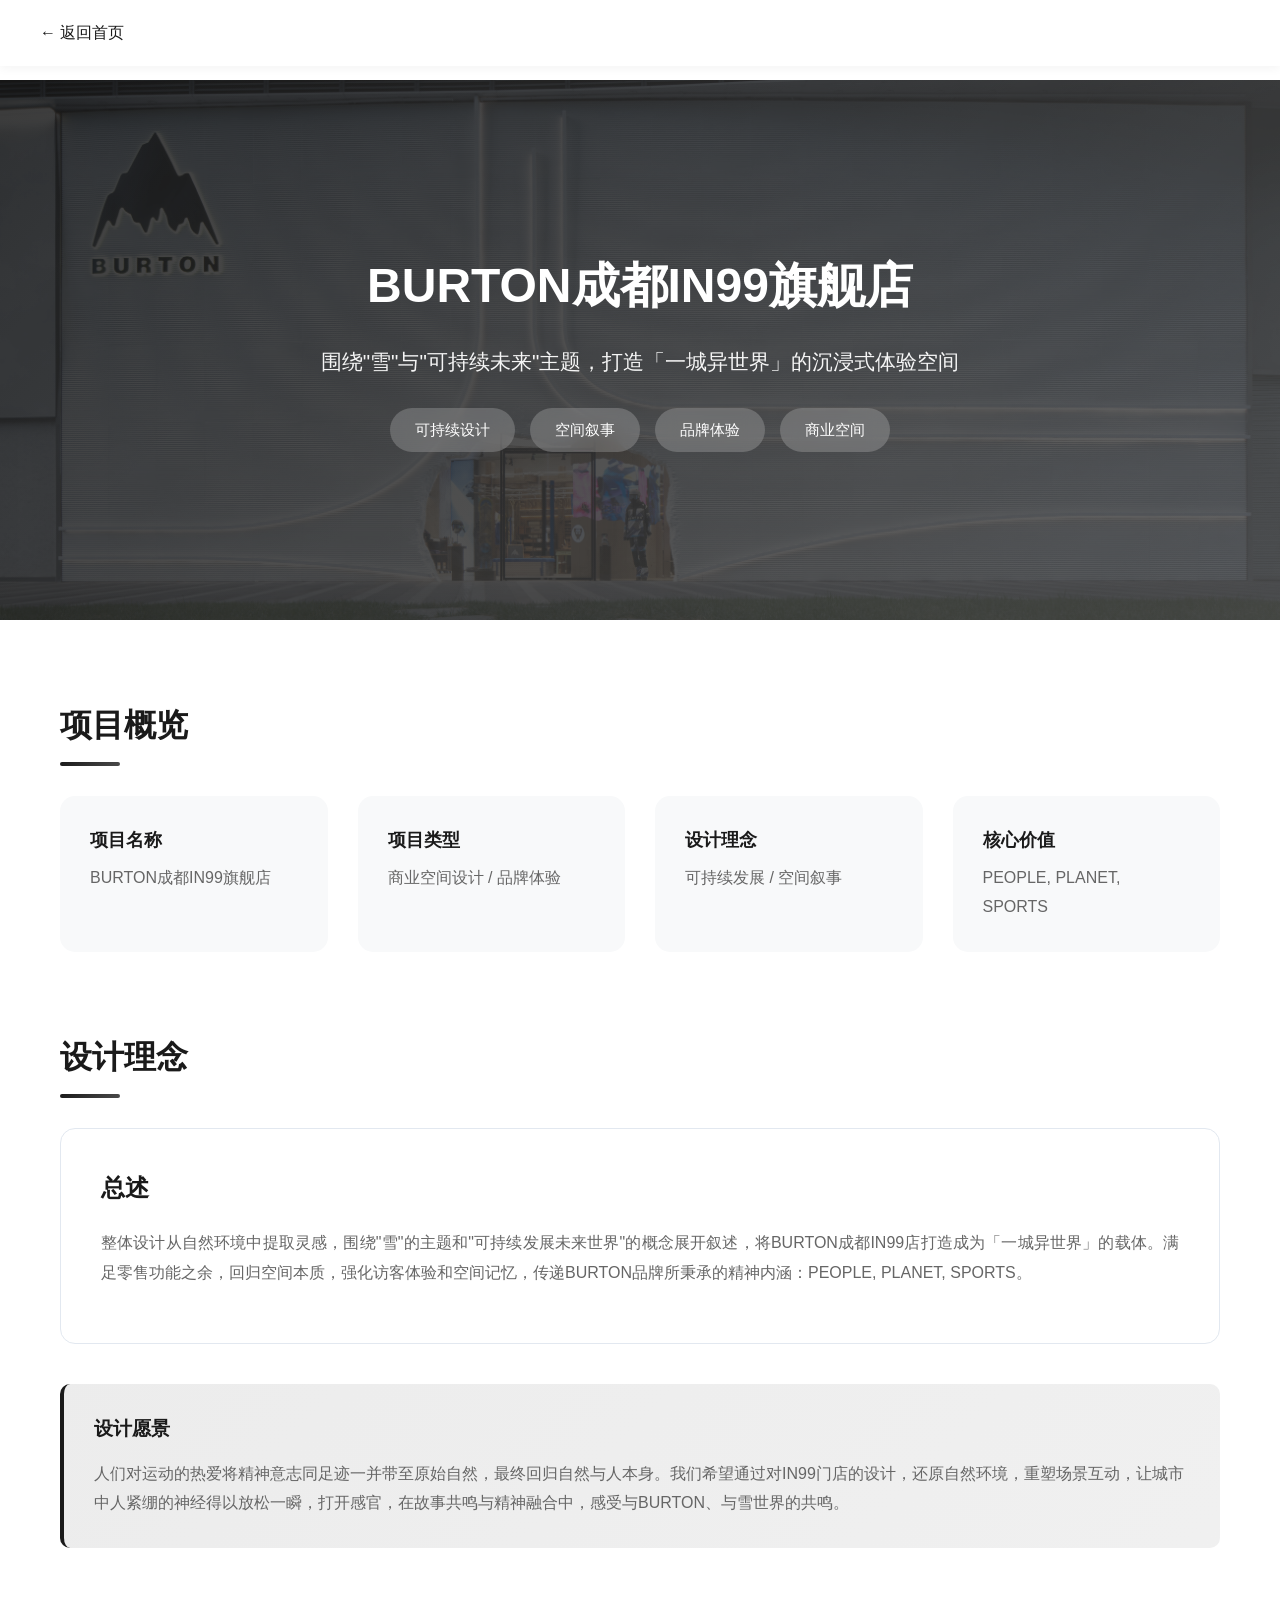
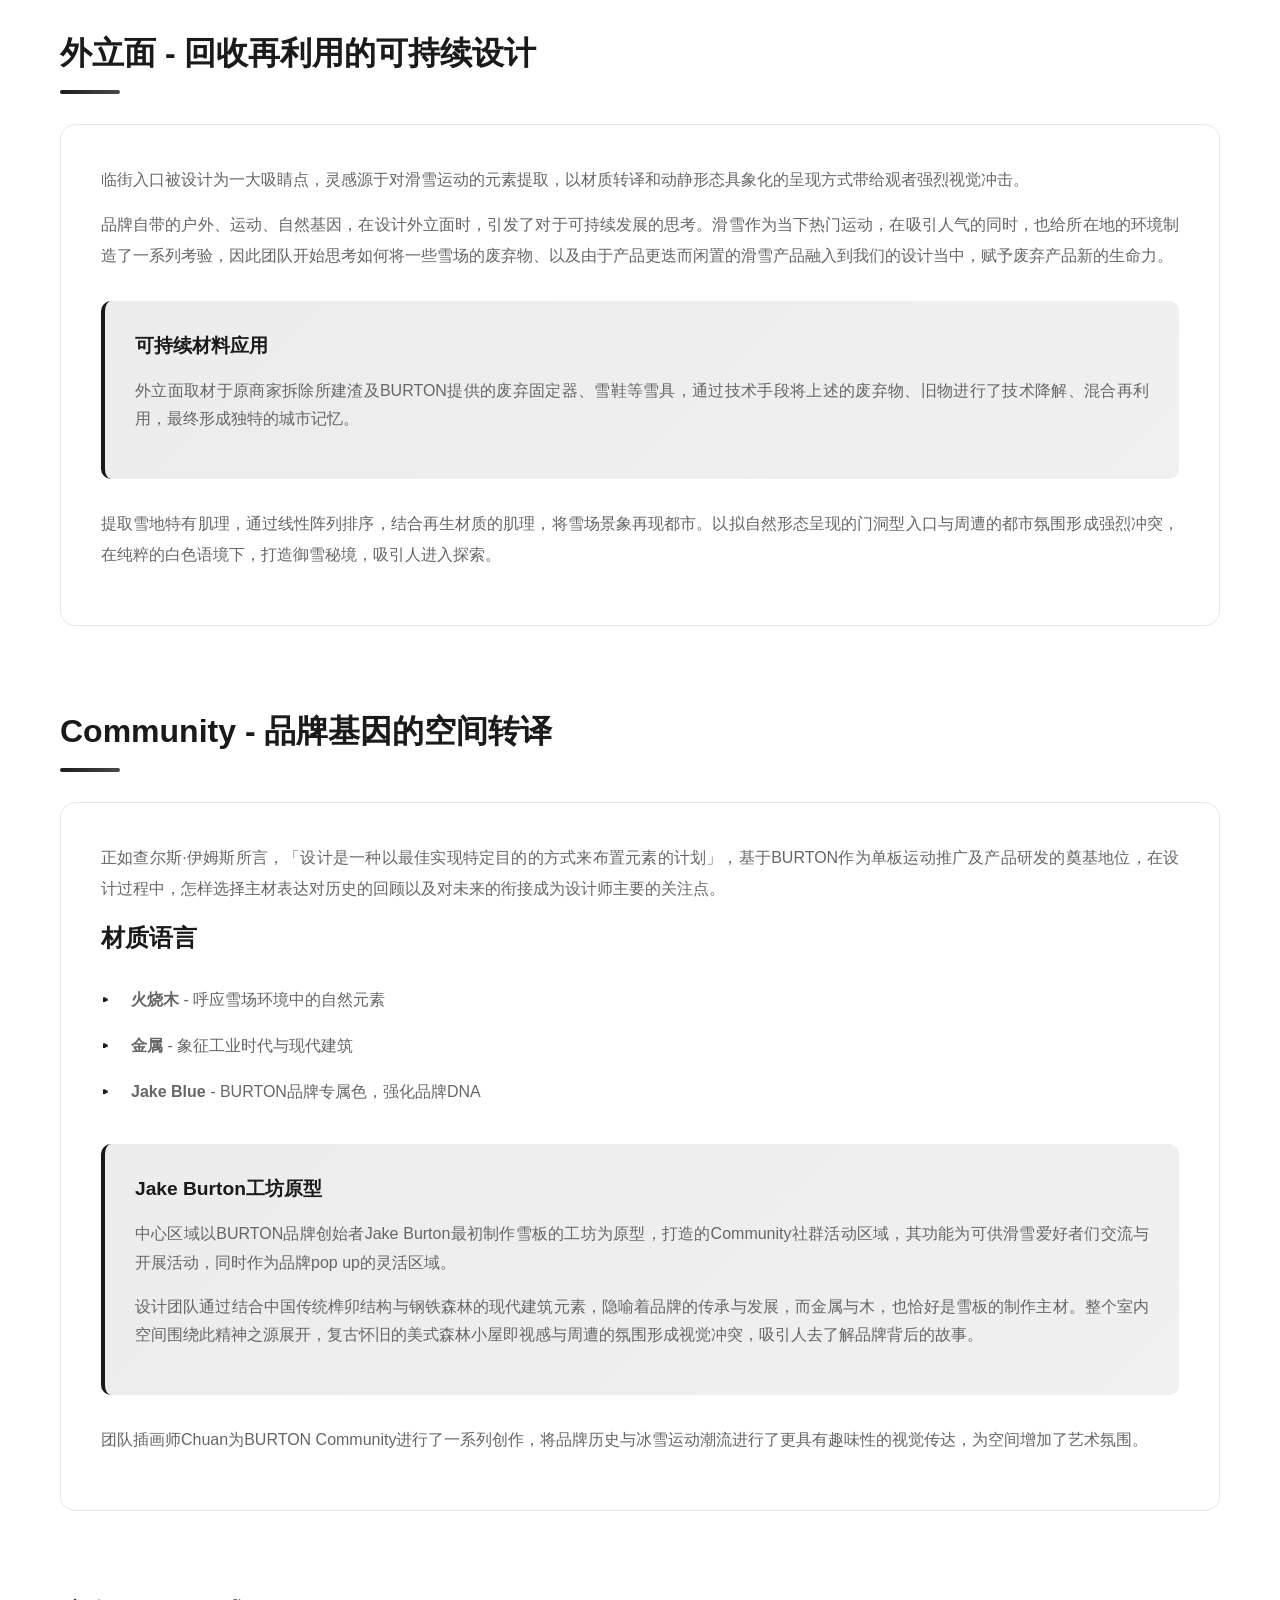
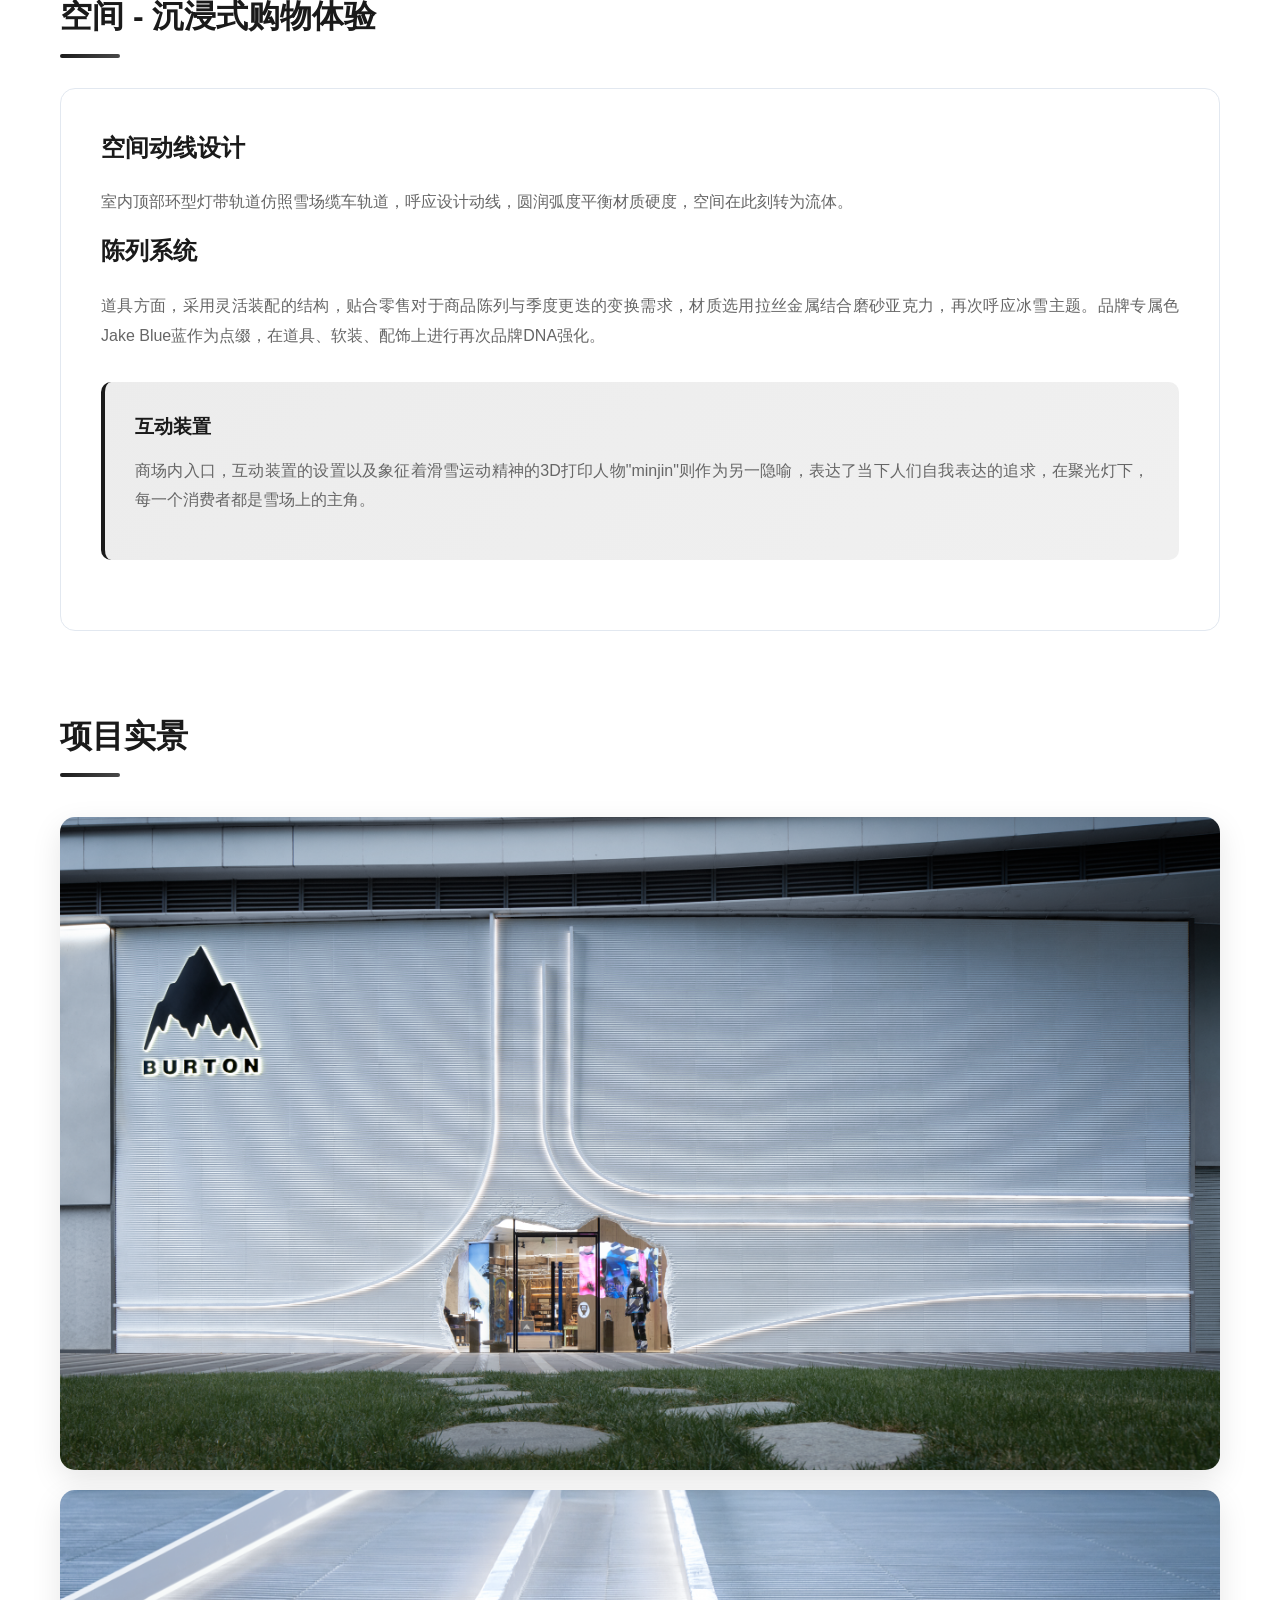
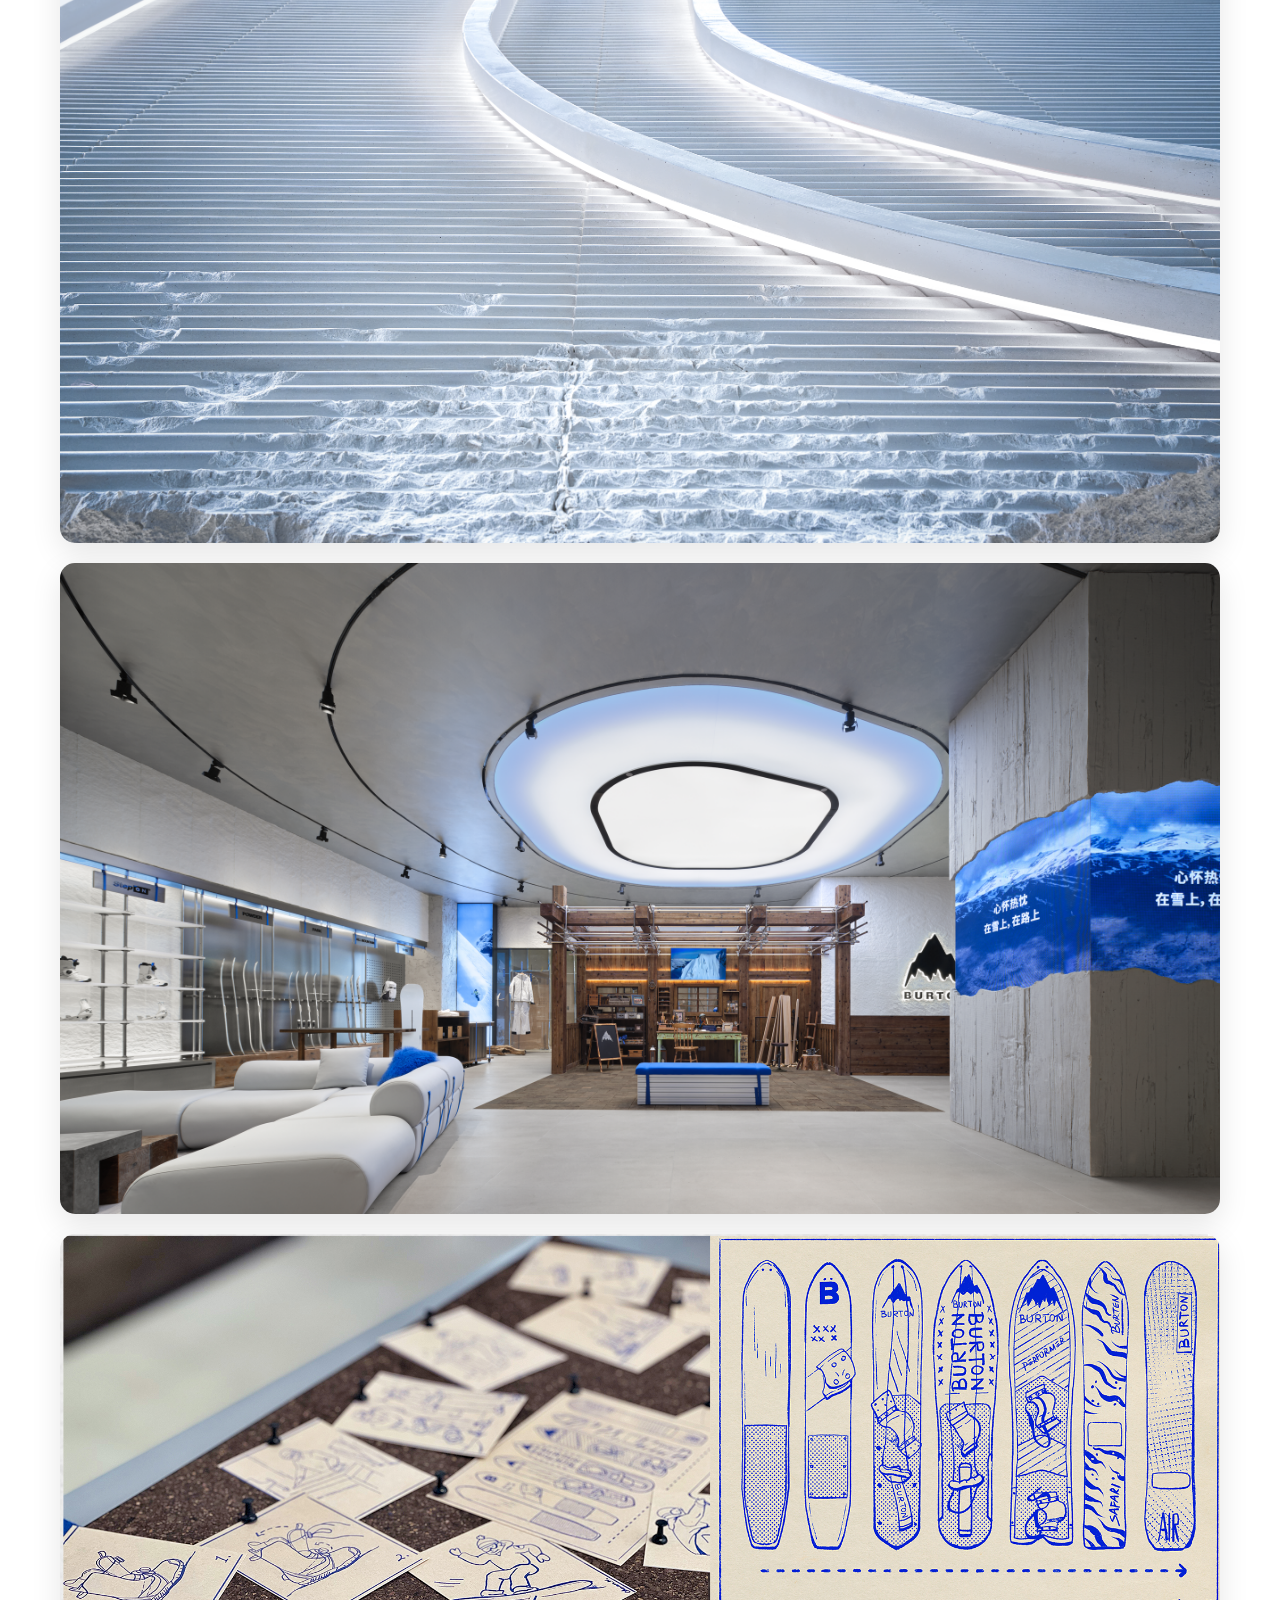
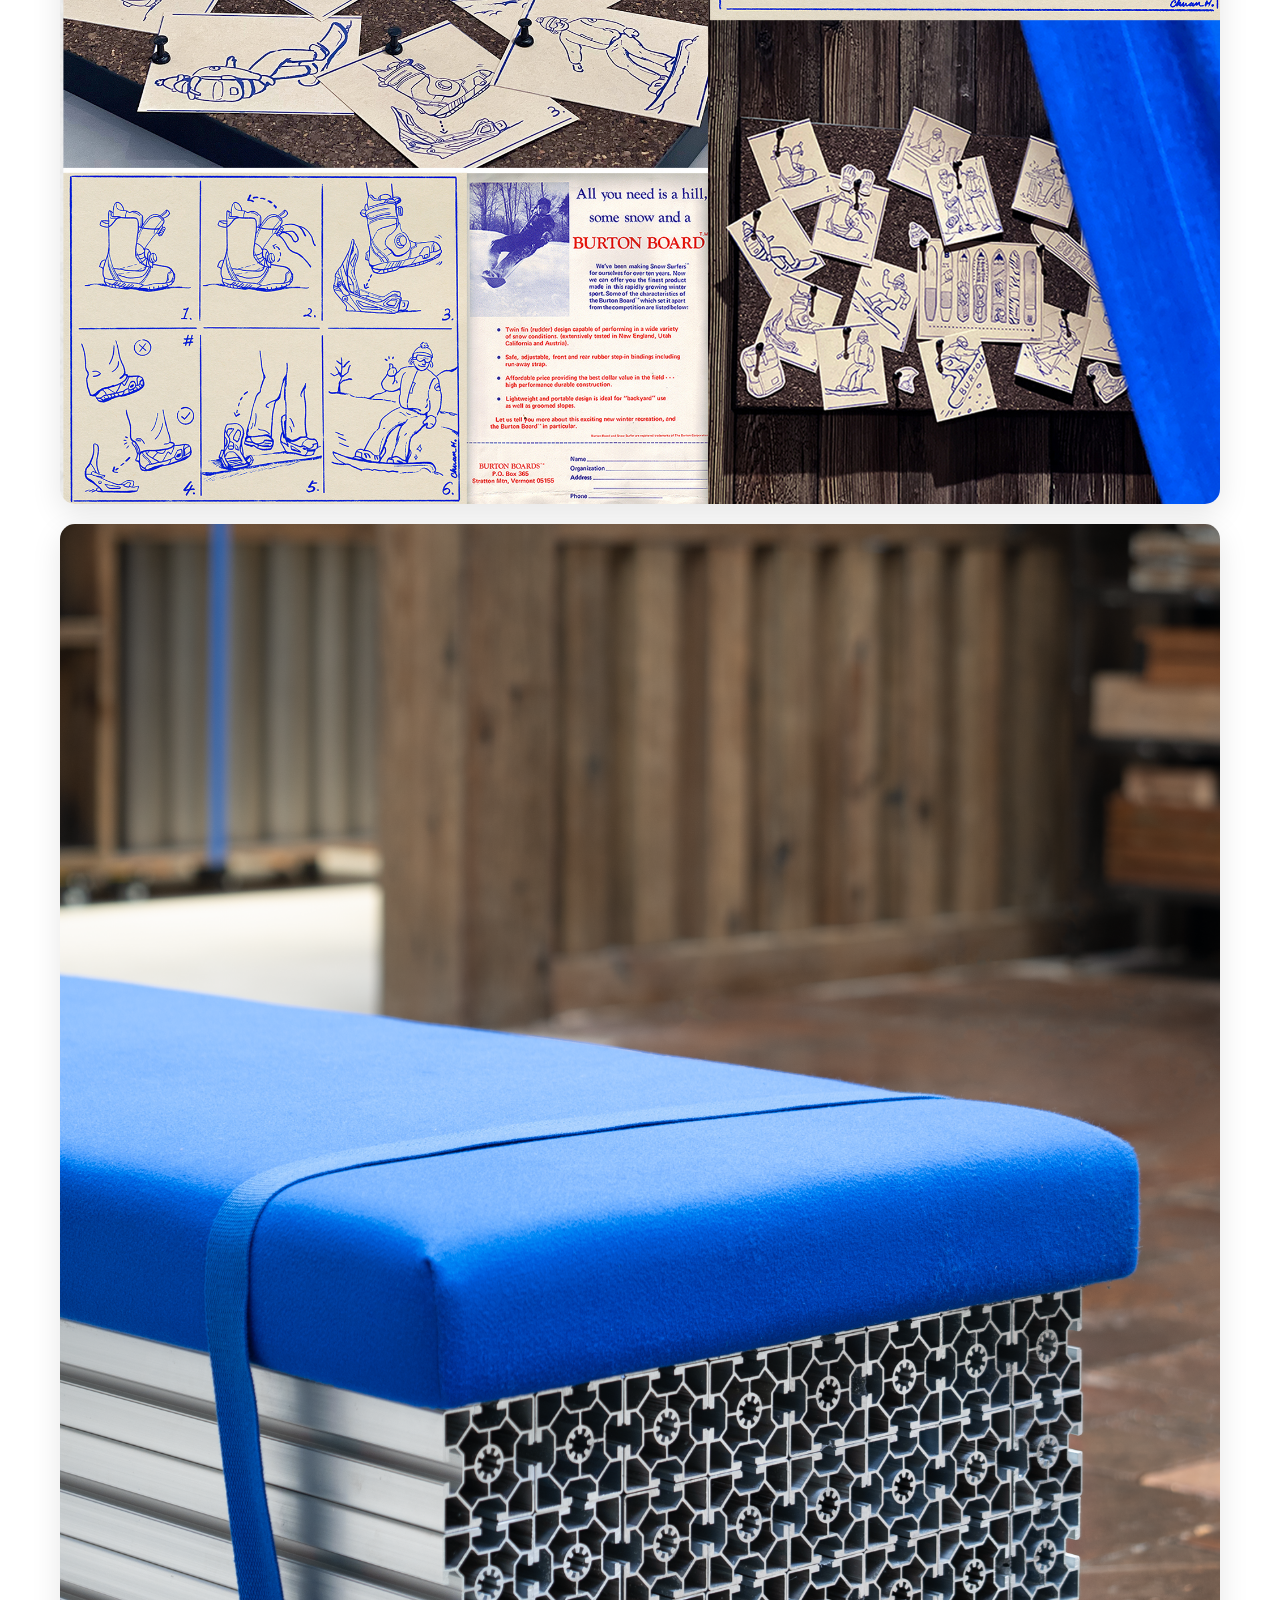
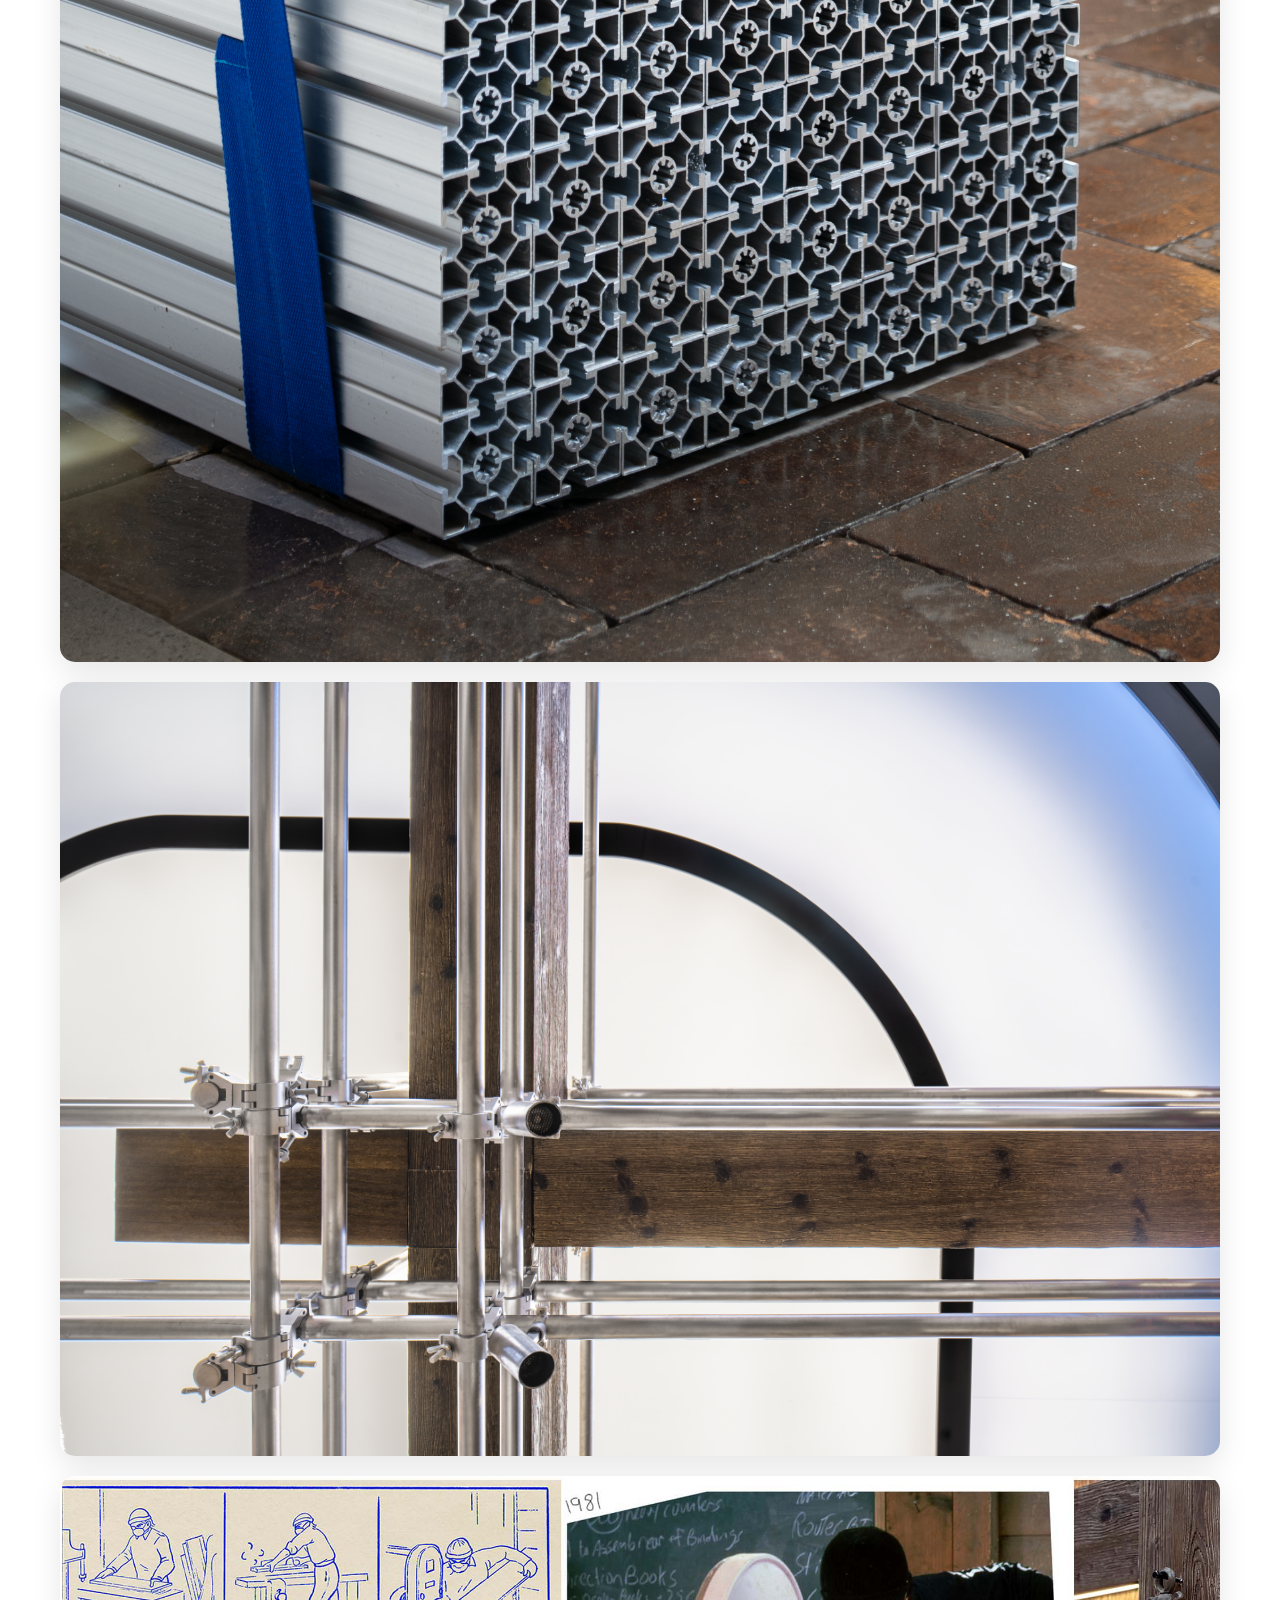
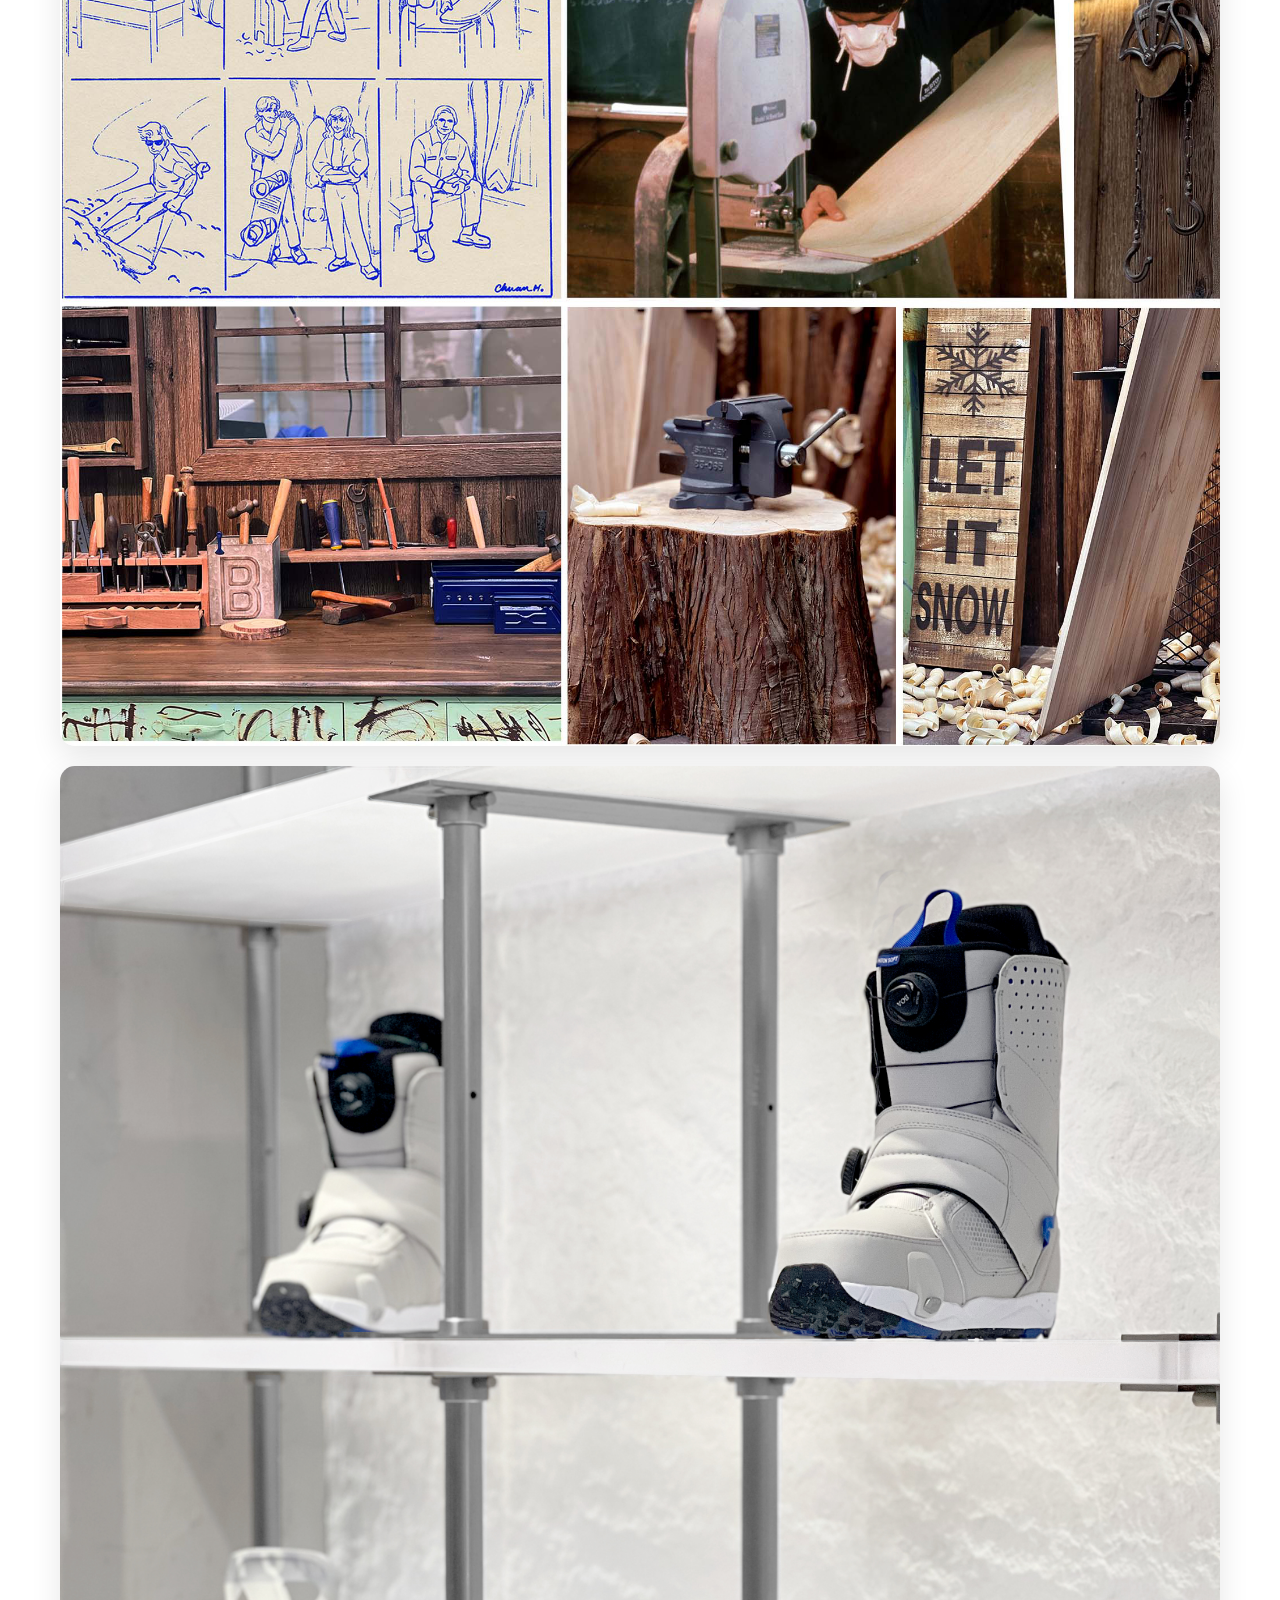
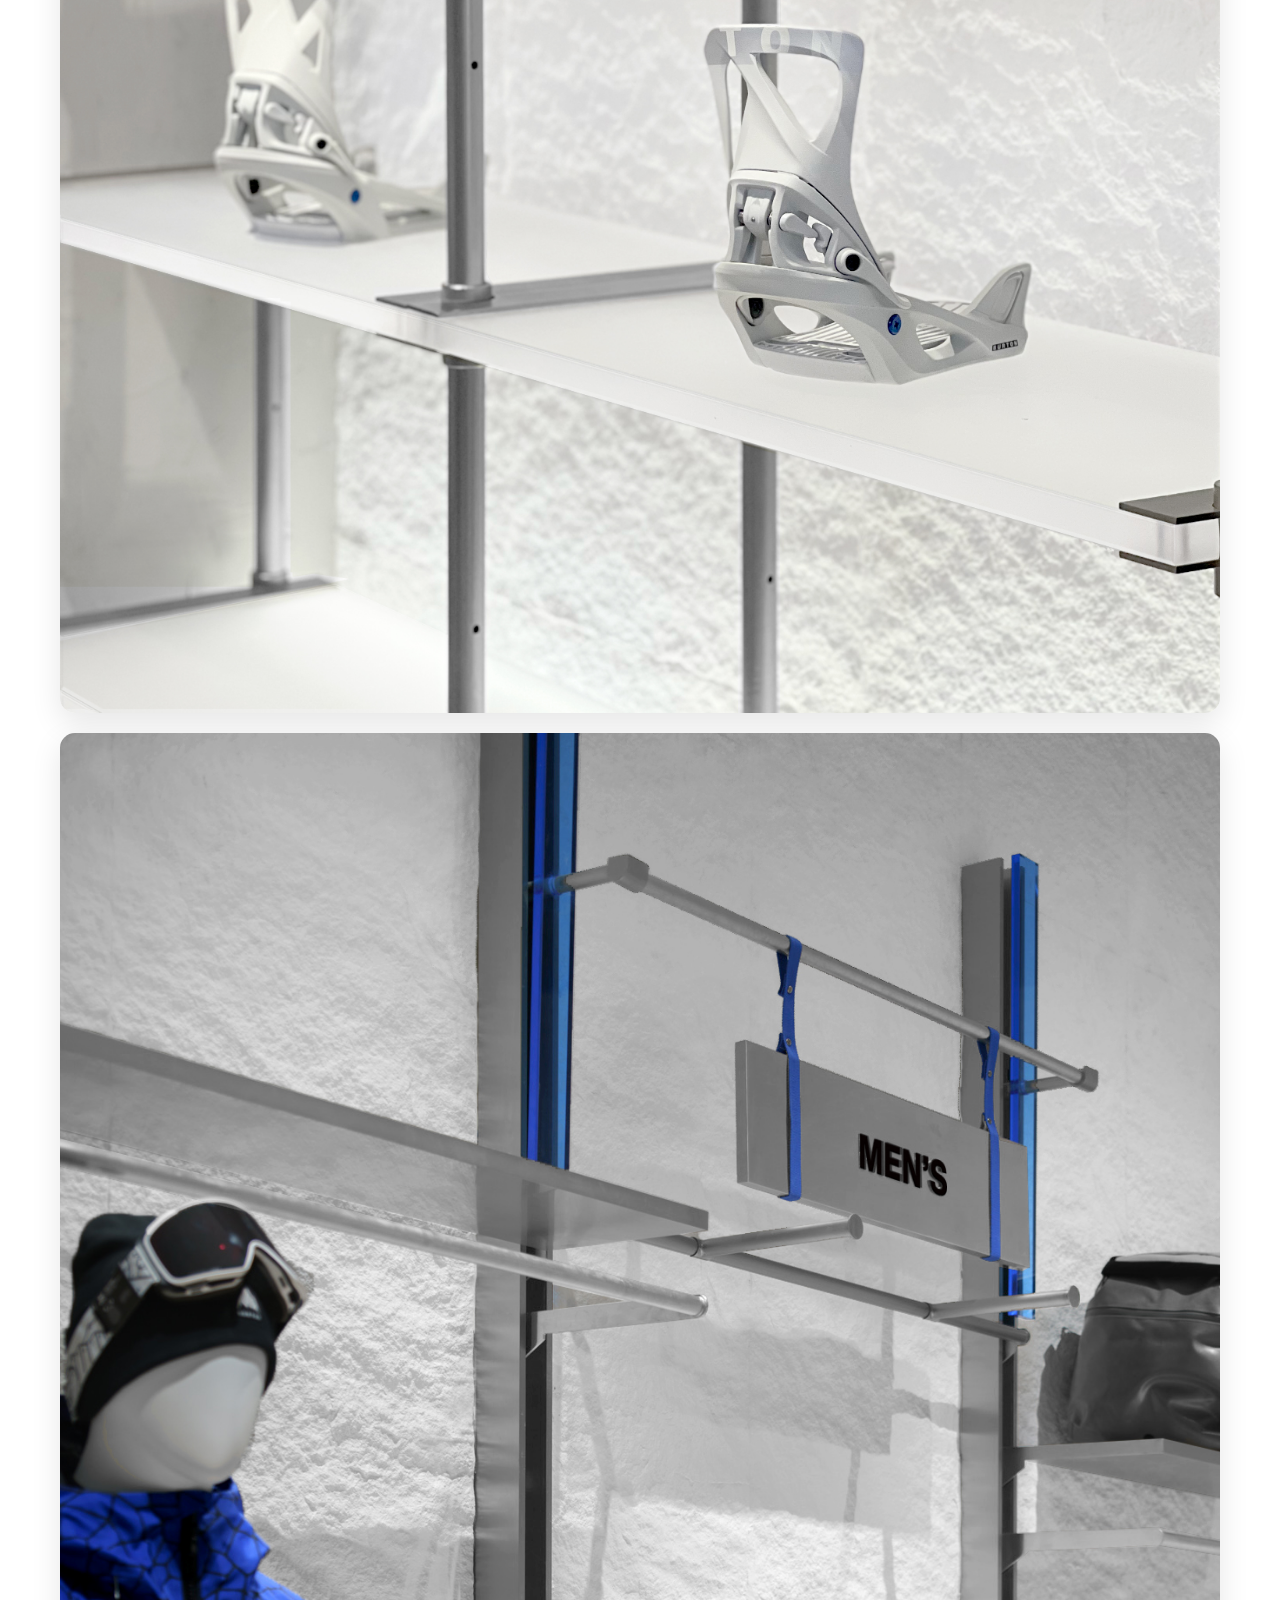
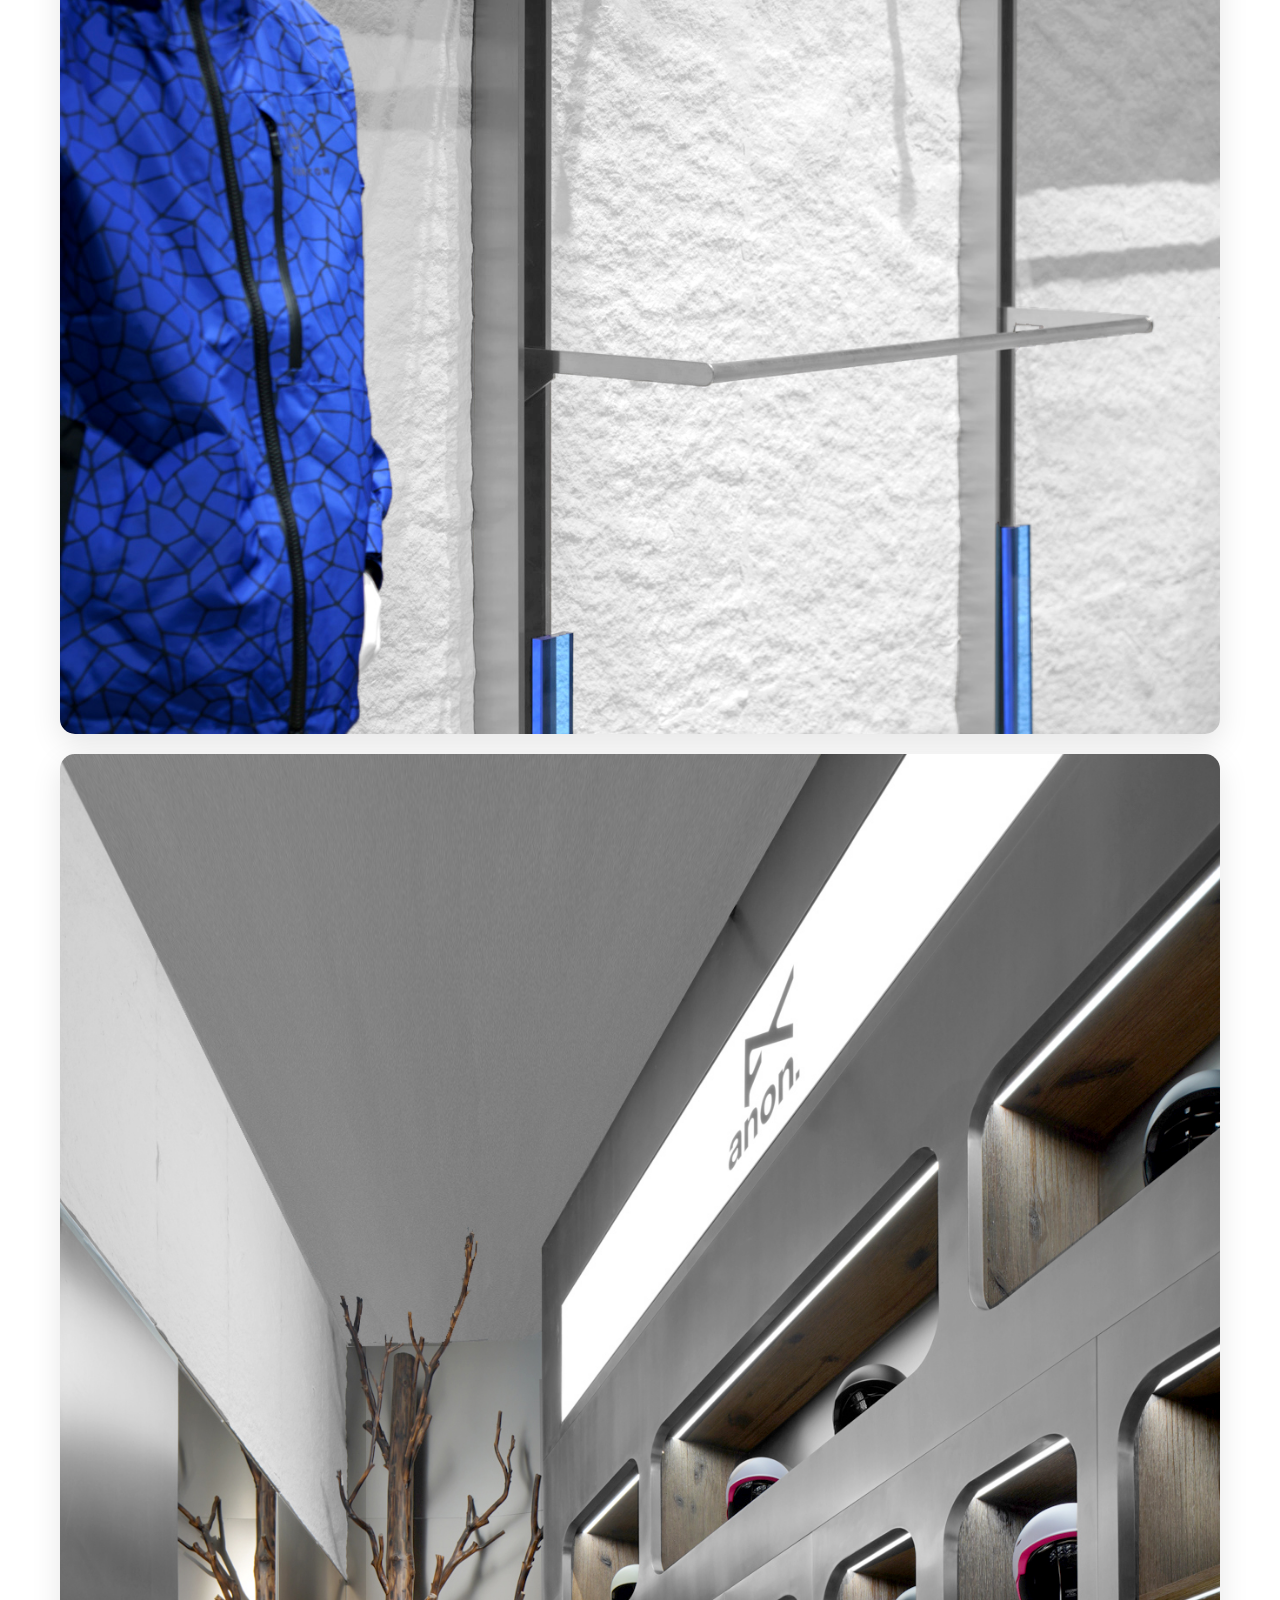
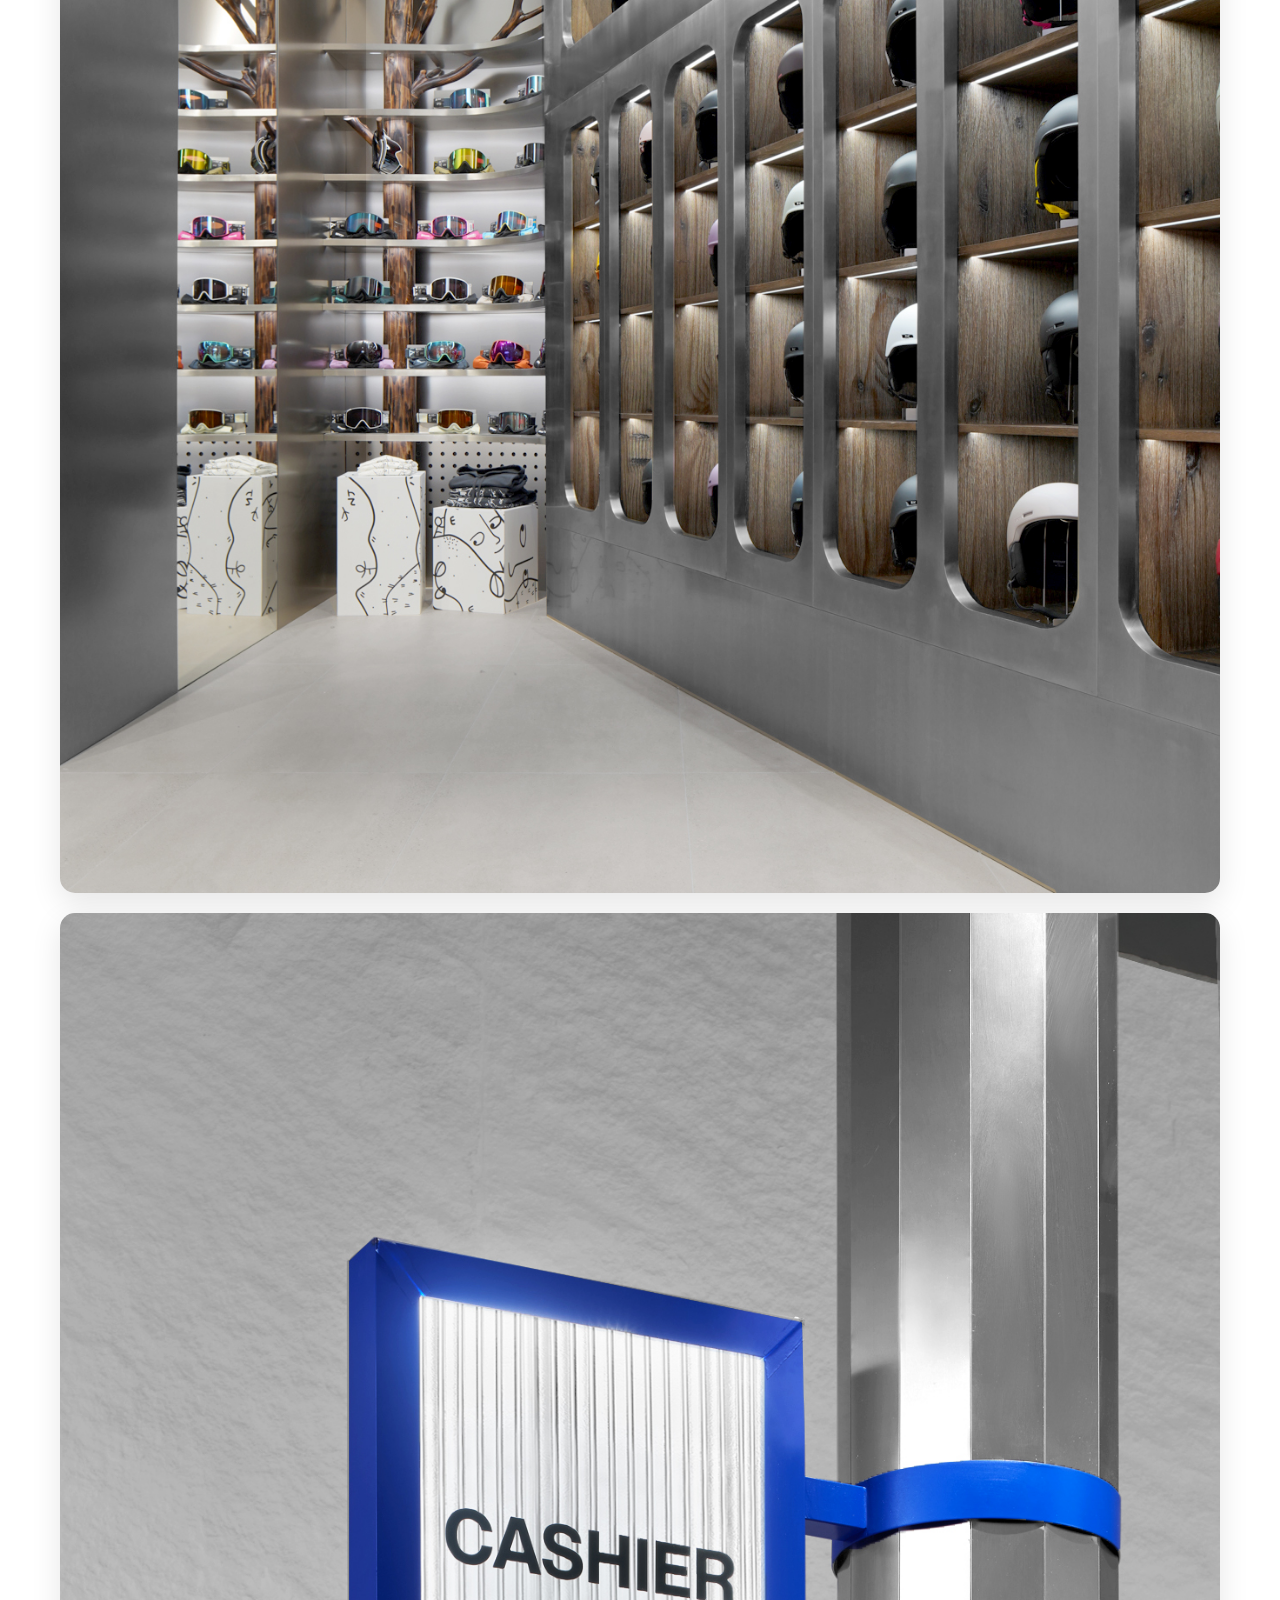
<file: burton-case.html>
<!DOCTYPE html>
<html lang="zh-CN">
<head>
    <meta charset="UTF-8">
    <meta name="viewport" content="width=device-width, initial-scale=1.0">
    <title>BURTON成都IN99旗舰店 - 项目详情</title>
    <style>
        * {
            margin: 0;
            padding: 0;
            box-sizing: border-box;
        }

        body {
            font-family: -apple-system, BlinkMacSystemFont, "Segoe UI", Roboto, "Helvetica Neue", Arial, sans-serif;
            line-height: 1.6;
            color: #1a1a1a;
            background: #ffffff;
        }

        /* Header */
        .header {
            position: fixed;
            top: 0;
            left: 0;
            right: 0;
            background: rgba(255, 255, 255, 0.95);
            backdrop-filter: blur(10px);
            padding: 20px 40px;
            box-shadow: 0 2px 10px rgba(0,0,0,0.05);
            z-index: 1000;
        }

        .back-btn {
            display: inline-flex;
            align-items: center;
            gap: 8px;
            color: #1a1a1a;
            text-decoration: none;
            font-weight: 500;
            transition: all 0.3s;
        }

        .back-btn:hover {
            gap: 12px;
            color: #4a4a4a;
        }

        /* Hero Section */
        .hero {
            margin-top: 80px;
            height: 60vh;
            background: linear-gradient(135deg, #1a1a1a 0%, #4a4a4a 100%);
            display: flex;
            align-items: center;
            justify-content: center;
            position: relative;
            overflow: hidden;
        }

        .hero::before {
            content: '';
            position: absolute;
            width: 100%;
            height: 100%;
            background-image: url('images/1-外立面.png');
            background-size: cover;
            background-position: center;
            opacity: 0.15;
        }

        .hero-content {
            text-align: center;
            color: white;
            z-index: 1;
            padding: 0 20px;
        }

        .hero h1 {
            font-size: 3rem;
            margin-bottom: 20px;
            font-weight: 700;
        }

        .hero .subtitle {
            font-size: 1.3rem;
            opacity: 0.95;
            max-width: 800px;
            margin: 0 auto;
        }

        .hero .tags {
            margin-top: 30px;
            display: flex;
            gap: 15px;
            justify-content: center;
            flex-wrap: wrap;
        }

        .hero .tag {
            background: rgba(255, 255, 255, 0.2);
            backdrop-filter: blur(10px);
            padding: 10px 25px;
            border-radius: 25px;
            font-size: 0.95rem;
        }

        /* Container */
        .container {
            max-width: 1200px;
            margin: 0 auto;
            padding: 80px 20px;
        }

        /* Section */
        .section {
            margin-bottom: 80px;
        }

        .section-title {
            font-size: 2rem;
            margin-bottom: 30px;
            color: #1a1a1a;
            position: relative;
            padding-bottom: 15px;
        }

        .section-title::after {
            content: '';
            position: absolute;
            bottom: 0;
            left: 0;
            width: 60px;
            height: 4px;
            background: linear-gradient(135deg, #1a1a1a 0%, #4a4a4a 100%);
            border-radius: 2px;
        }

        /* Overview Grid */
        .overview-grid {
            display: grid;
            grid-template-columns: repeat(auto-fit, minmax(250px, 1fr));
            gap: 30px;
            margin-bottom: 40px;
        }

        .overview-item {
            background: #f8f9fa;
            padding: 30px;
            border-radius: 15px;
            transition: all 0.3s;
        }

        .overview-item:hover {
            transform: translateY(-5px);
            box-shadow: 0 10px 30px rgba(0,0,0,0.1);
        }

        .overview-item h3 {
            color: #1a1a1a;
            margin-bottom: 10px;
            font-size: 1.1rem;
        }

        .overview-item p {
            color: #666666;
            line-height: 1.8;
        }

        /* Content Block */
        .content-block {
            background: #ffffff;
            padding: 40px;
            border-radius: 15px;
            margin-bottom: 40px;
            border: 1px solid #e2e8f0;
        }

        .content-block h3 {
            font-size: 1.5rem;
            margin-bottom: 20px;
            color: #1a1a1a;
        }

        .content-block p {
            color: #666666;
            line-height: 1.9;
            margin-bottom: 15px;
            text-align: justify;
        }

        .content-block ul {
            list-style: none;
            padding-left: 0;
        }

        .content-block li {
            padding: 10px 0;
            padding-left: 30px;
            position: relative;
            color: #666666;
        }

        .content-block li::before {
            content: '▸';
            position: absolute;
            left: 0;
            color: #1a1a1a;
            font-weight: bold;
        }

        /* Image Gallery */
        .image-gallery {
            display: grid;
            gap: 20px;
            margin-top: 40px;
        }

        .gallery-image {
            width: 100%;
            border-radius: 15px;
            overflow: hidden;
            box-shadow: 0 10px 30px rgba(0,0,0,0.1);
            transition: all 0.3s;
        }

        .gallery-image:hover {
            transform: scale(1.02);
            box-shadow: 0 15px 40px rgba(0,0,0,0.15);
        }

        .gallery-image img {
            width: 100%;
            height: auto;
            display: block;
        }

        /* Highlight Box */
        .highlight-box {
            background: linear-gradient(135deg, #1a1a1a15 0%, #4a4a4a15 100%);
            border-left: 4px solid #1a1a1a;
            padding: 30px;
            border-radius: 10px;
            margin: 30px 0;
        }

        .highlight-box h4 {
            color: #1a1a1a;
            margin-bottom: 15px;
            font-size: 1.2rem;
        }

        .highlight-box p {
            color: #666666;
            line-height: 1.8;
        }

        /* Footer */
        .footer {
            background: #1a1a1a;
            color: white;
            text-align: center;
            padding: 40px 20px;
        }

        .footer a {
            color: #1a1a1a;
            text-decoration: none;
        }

        /* Responsive */
        @media (max-width: 768px) {
            .hero h1 {
                font-size: 2rem;
            }

            .hero .subtitle {
                font-size: 1.1rem;
            }

            .section-title {
                font-size: 1.5rem;
            }

            .content-block {
                padding: 25px;
            }
        }
    </style>
</head>
<body>
    <!-- Header -->
    <div class="header">
        <a href="brand-landing.html" class="back-btn">
            ← 返回首页
        </a>
    </div>

    <!-- Hero Section -->
    <div class="hero">
        <div class="hero-content">
            <h1>BURTON成都IN99旗舰店</h1>
            <p class="subtitle">围绕"雪"与"可持续未来"主题，打造「一城异世界」的沉浸式体验空间</p>
            <div class="tags">
                <span class="tag">可持续设计</span>
                <span class="tag">空间叙事</span>
                <span class="tag">品牌体验</span>
                <span class="tag">商业空间</span>
            </div>
        </div>
    </div>

    <!-- Main Content -->
    <div class="container">
        <!-- Project Overview -->
        <div class="section">
            <h2 class="section-title">项目概览</h2>
            <div class="overview-grid">
                <div class="overview-item">
                    <h3>项目名称</h3>
                    <p>BURTON成都IN99旗舰店</p>
                </div>
                <div class="overview-item">
                    <h3>项目类型</h3>
                    <p>商业空间设计 / 品牌体验</p>
                </div>
                <div class="overview-item">
                    <h3>设计理念</h3>
                    <p>可持续发展 / 空间叙事</p>
                </div>
                <div class="overview-item">
                    <h3>核心价值</h3>
                    <p>PEOPLE, PLANET, SPORTS</p>
                </div>
            </div>
        </div>

        <!-- Design Concept -->
        <div class="section">
            <h2 class="section-title">设计理念</h2>
            <div class="content-block">
                <h3>总述</h3>
                <p>整体设计从自然环境中提取灵感，围绕"雪"的主题和"可持续发展未来世界"的概念展开叙述，将BURTON成都IN99店打造成为「一城异世界」的载体。满足零售功能之余，回归空间本质，强化访客体验和空间记忆，传递BURTON品牌所秉承的精神内涵：PEOPLE, PLANET, SPORTS。</p>
            </div>

            <div class="highlight-box">
                <h4>设计愿景</h4>
                <p>人们对运动的热爱将精神意志同足迹一并带至原始自然，最终回归自然与人本身。我们希望通过对IN99门店的设计，还原自然环境，重塑场景互动，让城市中人紧绷的神经得以放松一瞬，打开感官，在故事共鸣与精神融合中，感受与BURTON、与雪世界的共鸣。</p>
            </div>
        </div>

        <!-- Facade Design -->
        <div class="section">
            <h2 class="section-title">外立面 - 回收再利用的可持续设计</h2>
            <div class="content-block">
                <p>临街入口被设计为一大吸睛点，灵感源于对滑雪运动的元素提取，以材质转译和动静形态具象化的呈现方式带给观者强烈视觉冲击。</p>
                <p>品牌自带的户外、运动、自然基因，在设计外立面时，引发了对于可持续发展的思考。滑雪作为当下热门运动，在吸引人气的同时，也给所在地的环境制造了一系列考验，因此团队开始思考如何将一些雪场的废弃物、以及由于产品更迭而闲置的滑雪产品融入到我们的设计当中，赋予废弃产品新的生命力。</p>

                <div class="highlight-box">
                    <h4>可持续材料应用</h4>
                    <p>外立面取材于原商家拆除所建渣及BURTON提供的废弃固定器、雪鞋等雪具，通过技术手段将上述的废弃物、旧物进行了技术降解、混合再利用，最终形成独特的城市记忆。</p>
                </div>

                <p>提取雪地特有肌理，通过线性阵列排序，结合再生材质的肌理，将雪场景象再现都市。以拟自然形态呈现的门洞型入口与周遭的都市氛围形成强烈冲突，在纯粹的白色语境下，打造御雪秘境，吸引人进入探索。</p>
            </div>
        </div>

        <!-- Community Space -->
        <div class="section">
            <h2 class="section-title">Community - 品牌基因的空间转译</h2>
            <div class="content-block">
                <p>正如查尔斯·伊姆斯所言，「设计是一种以最佳实现特定目的的方式来布置元素的计划」，基于BURTON作为单板运动推广及产品研发的奠基地位，在设计过程中，怎样选择主材表达对历史的回顾以及对未来的衔接成为设计师主要的关注点。</p>

                <h3>材质语言</h3>
                <ul>
                    <li><strong>火烧木</strong> - 呼应雪场环境中的自然元素</li>
                    <li><strong>金属</strong> - 象征工业时代与现代建筑</li>
                    <li><strong>Jake Blue</strong> - BURTON品牌专属色，强化品牌DNA</li>
                </ul>

                <div class="highlight-box">
                    <h4>Jake Burton工坊原型</h4>
                    <p>中心区域以BURTON品牌创始者Jake Burton最初制作雪板的工坊为原型，打造的Community社群活动区域，其功能为可供滑雪爱好者们交流与开展活动，同时作为品牌pop up的灵活区域。</p>
                    <p>设计团队通过结合中国传统榫卯结构与钢铁森林的现代建筑元素，隐喻着品牌的传承与发展，而金属与木，也恰好是雪板的制作主材。整个室内空间围绕此精神之源展开，复古怀旧的美式森林小屋即视感与周遭的氛围形成视觉冲突，吸引人去了解品牌背后的故事。</p>
                </div>

                <p>团队插画师Chuan为BURTON Community进行了一系列创作，将品牌历史与冰雪运动潮流进行了更具有趣味性的视觉传达，为空间增加了艺术氛围。</p>
            </div>
        </div>

        <!-- Immersive Experience -->
        <div class="section">
            <h2 class="section-title">空间 - 沉浸式购物体验</h2>
            <div class="content-block">
                <h3>空间动线设计</h3>
                <p>室内顶部环型灯带轨道仿照雪场缆车轨道，呼应设计动线，圆润弧度平衡材质硬度，空间在此刻转为流体。</p>

                <h3>陈列系统</h3>
                <p>道具方面，采用灵活装配的结构，贴合零售对于商品陈列与季度更迭的变换需求，材质选用拉丝金属结合磨砂亚克力，再次呼应冰雪主题。品牌专属色Jake Blue蓝作为点缀，在道具、软装、配饰上进行再次品牌DNA强化。</p>

                <div class="highlight-box">
                    <h4>互动装置</h4>
                    <p>商场内入口，互动装置的设置以及象征着滑雪运动精神的3D打印人物"minjin"则作为另一隐喻，表达了当下人们自我表达的追求，在聚光灯下，每一个消费者都是雪场上的主角。</p>
                </div>
            </div>
        </div>

        <!-- Project Images -->
        <div class="section">
            <h2 class="section-title">项目实景</h2>
            <div class="image-gallery">
                <div class="gallery-image">
                    <img src="images/1-外立面.png" alt="BURTON外立面 - 可持续材料应用">
                </div>
                <div class="gallery-image">
                    <img src="images/2.png" alt="入口门洞设计">
                </div>
                <div class="gallery-image">
                    <img src="images/5.png" alt="室内陈列系统">
                </div>
                <div class="gallery-image">
                    <img src="images/6.jpg" alt="品牌展示区">
                </div>
                <div class="gallery-image">
                    <img src="images/11.png" alt="空间整体视角">
                </div>
                <div class="gallery-image">
                    <img src="images/12.png" alt="材质细节展示">
                </div>
                <div class="gallery-image">
                    <img src="images/13.jpg" alt="Community社群活动区">
                </div>
                <div class="gallery-image">
                    <img src="images/14.jpg" alt="Jake Burton工坊原型空间">
                </div>
                <div class="gallery-image">
                    <img src="images/15.jpg" alt="环型灯带轨道设计">
                </div>
                <div class="gallery-image">
                    <img src="images/16.jpg" alt="商品陈列细节">
                </div>
                <div class="gallery-image">
                    <img src="images/17.jpg" alt="互动装置区域">
                </div>
                <div class="gallery-image">
                    <img src="images/_LJR1058.png" alt="空间体验细节">
                </div>
            </div>
        </div>

        <!-- Technical Drawings -->
        <div class="section">
            <h2 class="section-title">设计图纸</h2>
            <div class="image-gallery">
                <div class="gallery-image">
                    <img src="images/平面图.jpg" alt="平面图">
                </div>
                <div class="gallery-image">
                    <img src="images/轴测图.jpg" alt="轴测图">
                </div>
                <div class="gallery-image">
                    <img src="images/外立面创作灵感.jpg" alt="外立面创作灵感">
                </div>
                <div class="gallery-image">
                    <img src="images/外立面制作说明图.jpg" alt="外立面制作说明">
                </div>
            </div>
        </div>

        <!-- Project Info -->
        <div class="section">
            <h2 class="section-title">项目信息</h2>
            <div class="overview-grid">
                <div class="overview-item">
                    <h3>项目地点</h3>
                    <p>四川成都高新区天府大道中段1199号银泰中心IN99</p>
                </div>
                <div class="overview-item">
                    <h3>设计时间</h3>
                    <p>2022年6月</p>
                </div>
                <div class="overview-item">
                    <h3>完工时间</h3>
                    <p>2022年11月</p>
                </div>
                <div class="overview-item">
                    <h3>项目面积</h3>
                    <p>265㎡</p>
                </div>
                <div class="overview-item">
                    <h3>主要材料</h3>
                    <p>废弃雪具、建筑废渣、GRG、不锈钢、PU石皮、火烧木、亚克力</p>
                </div>
                <div class="overview-item">
                    <h3>设计团队</h3>
                    <p>SA&BOO Studio<br>主创：Lisa Liu, Pavel Zhu<br>艺术指导：Bonnie Liao</p>
                </div>
                <div class="overview-item">
                    <h3>摄影</h3>
                    <p>聿空间摄影 YU Studio</p>
                </div>
                <div class="overview-item">
                    <h3>施工管理</h3>
                    <p>SA&BOO Studio</p>
                </div>
            </div>
        </div>
    </div>

    <!-- Footer -->
    <div class="footer">
        <p>© 2024 品牌策划服务 | <a href="brand-landing.html">返回首页</a></p>
    </div>
</body>
</html>
</file>
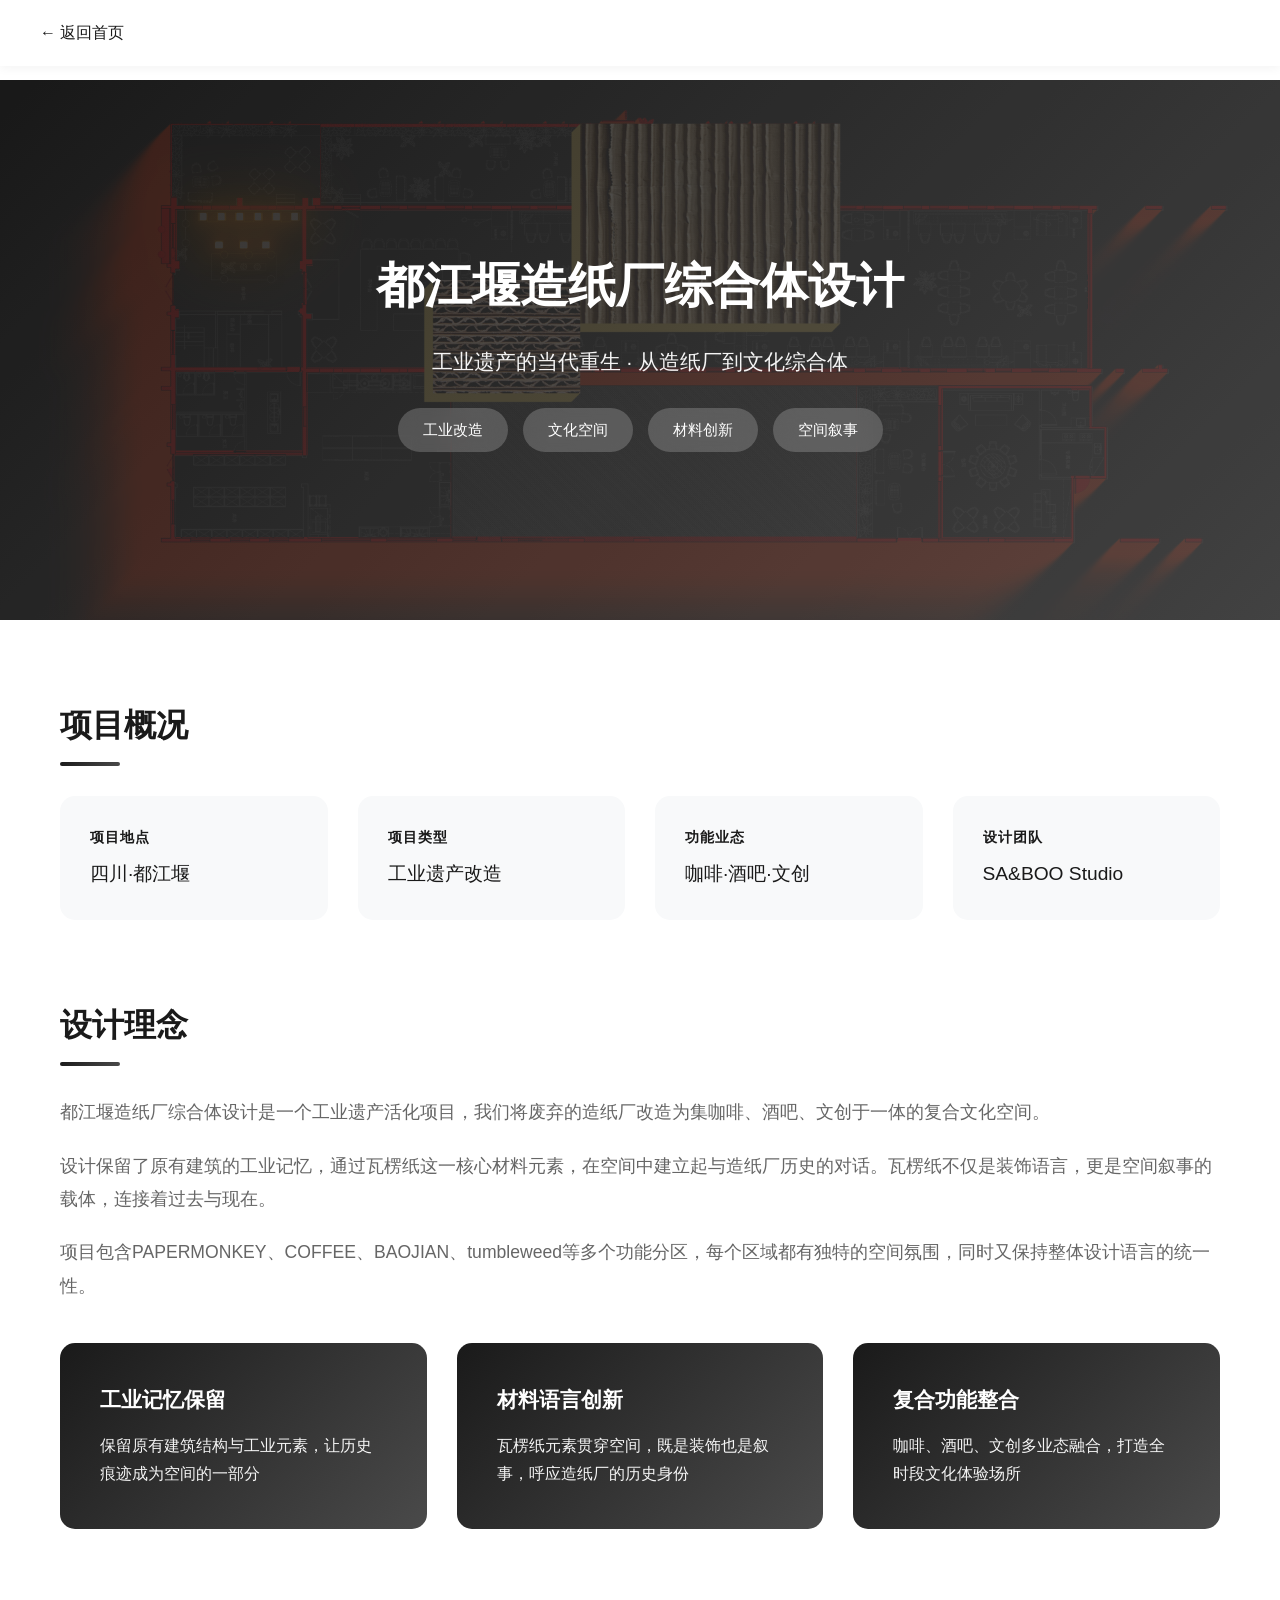
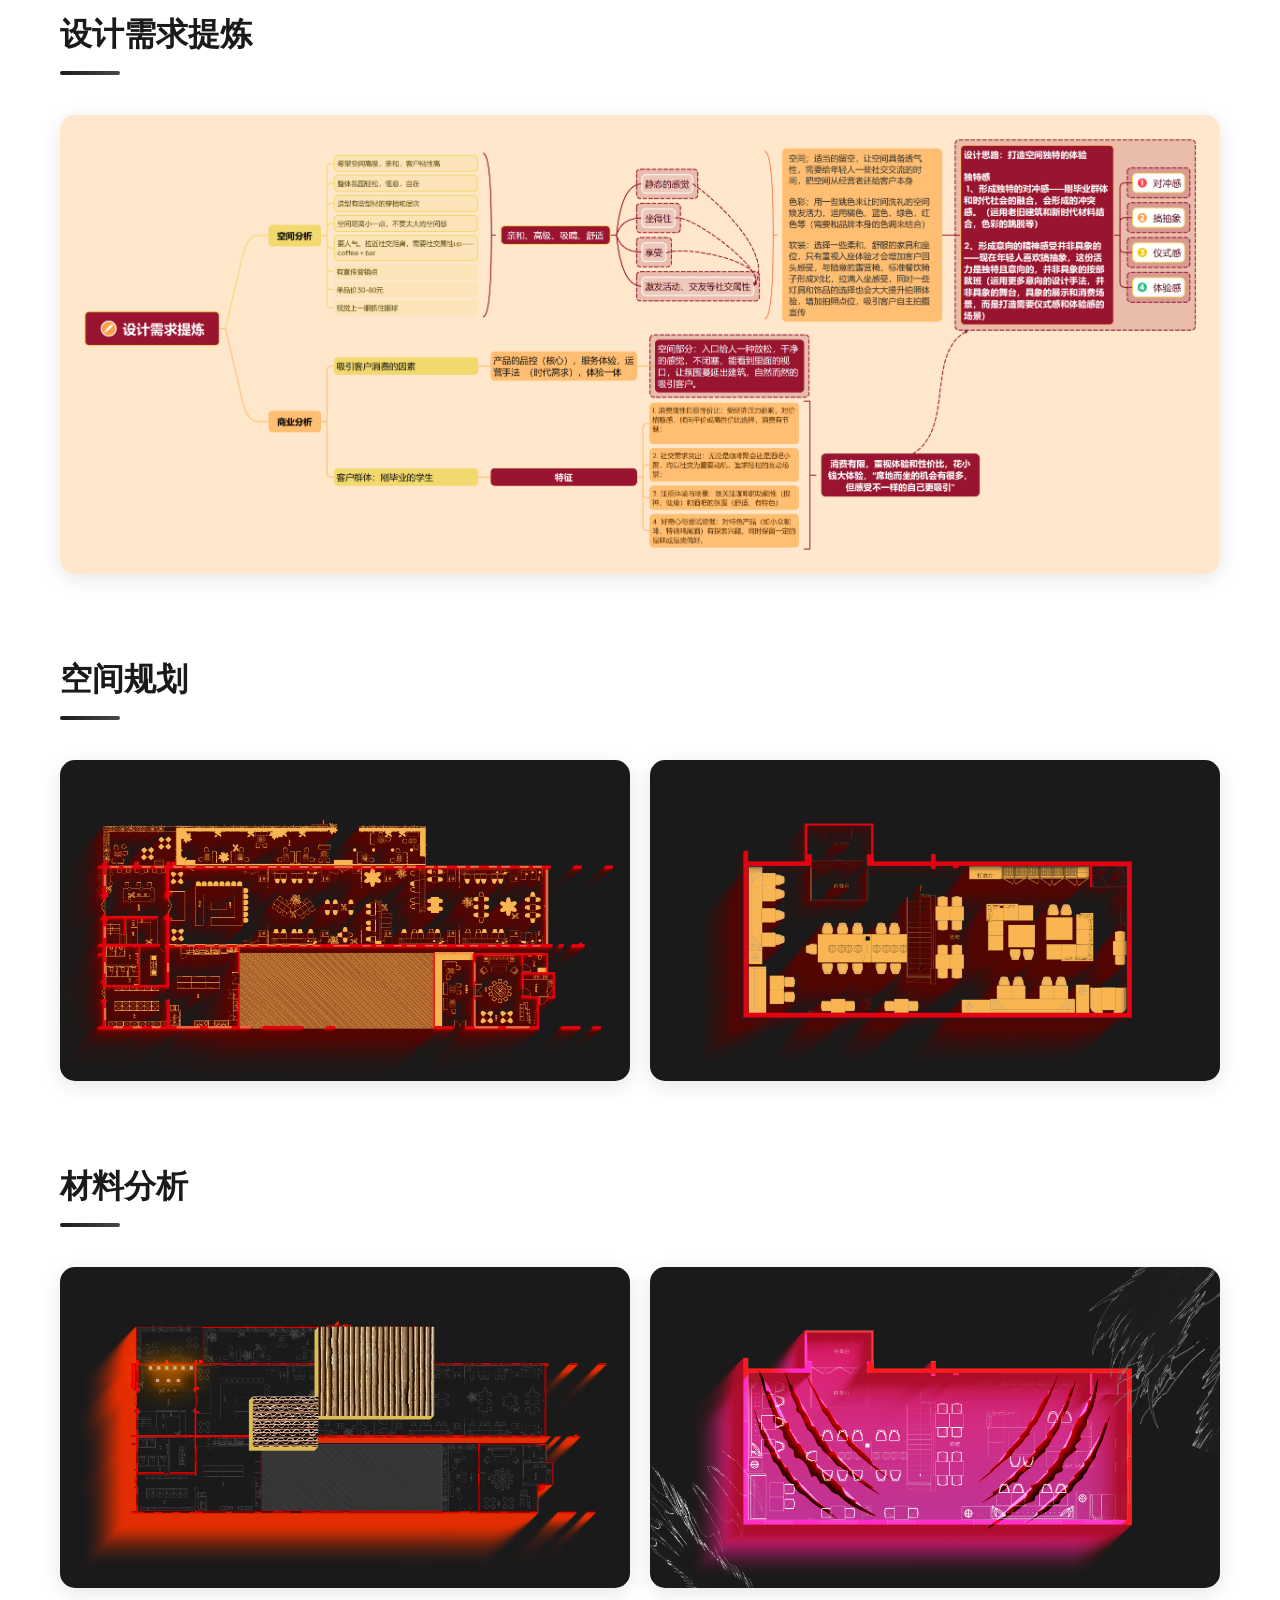
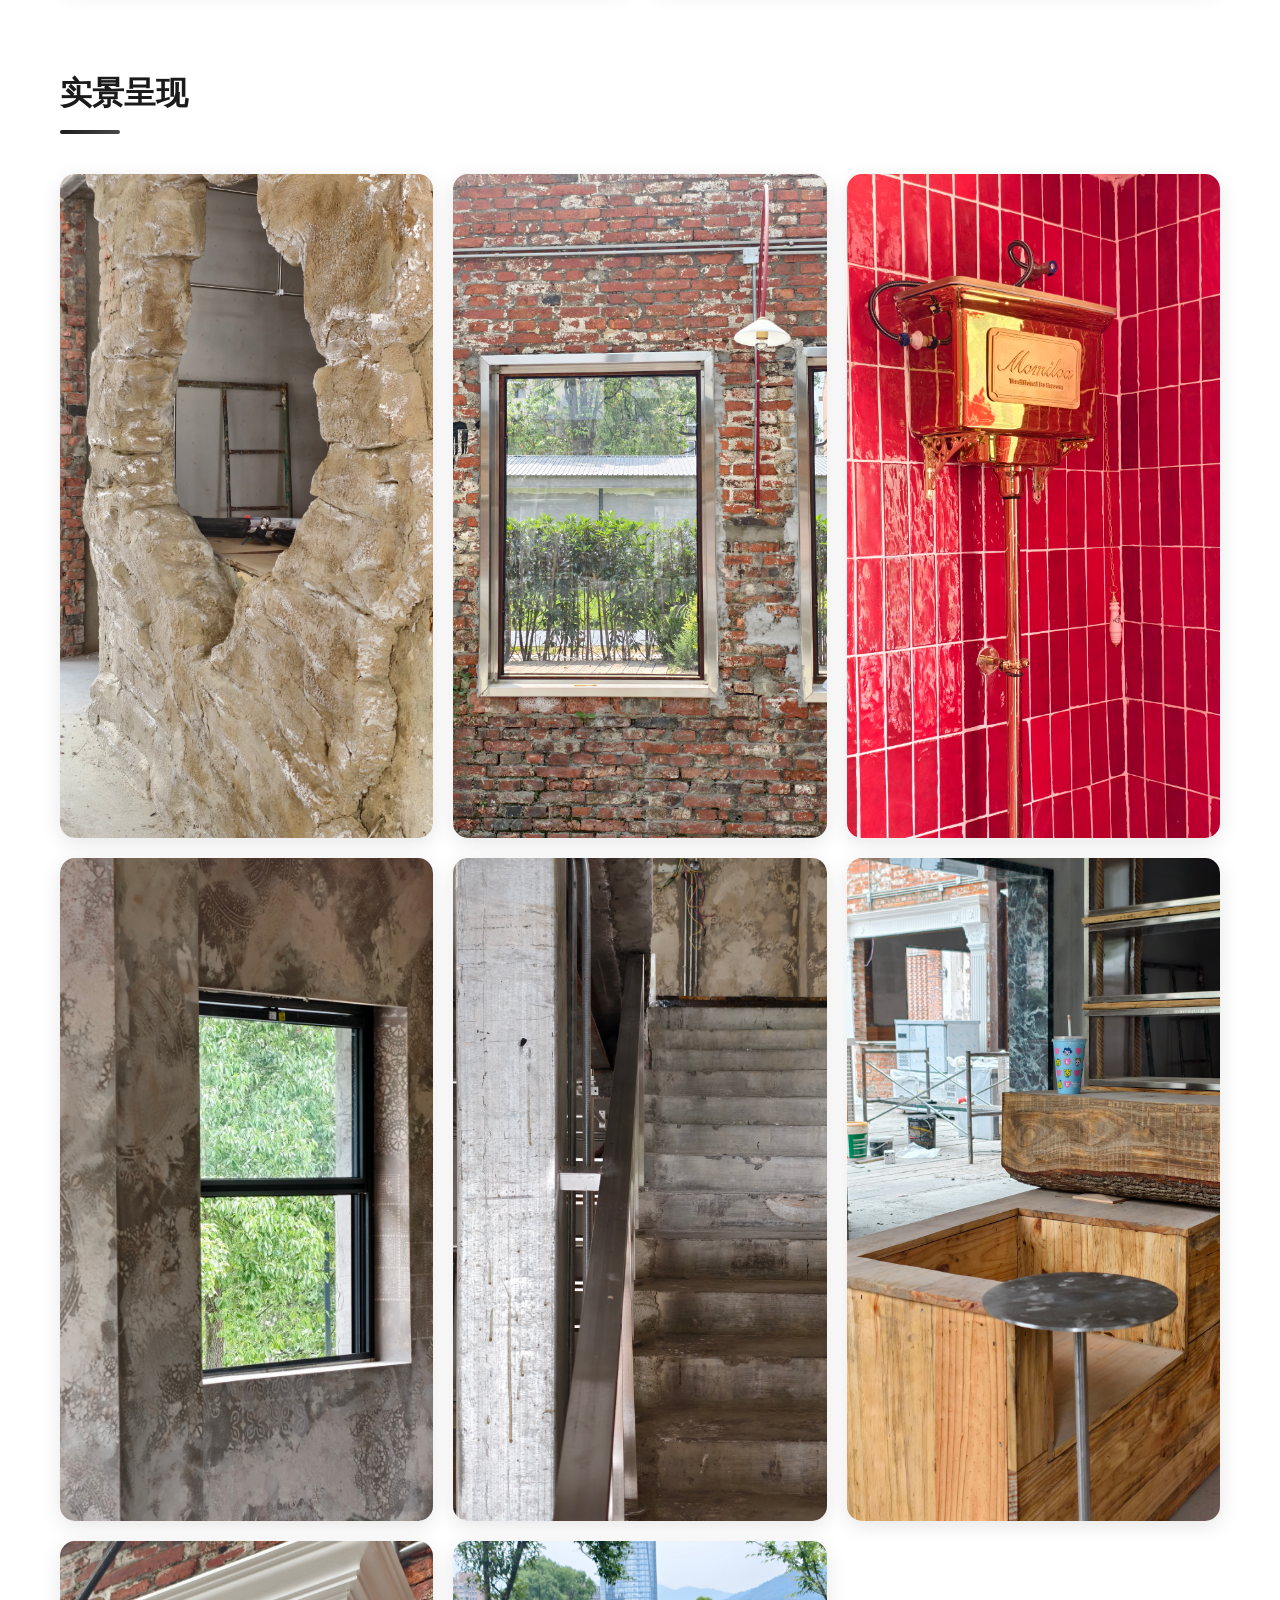
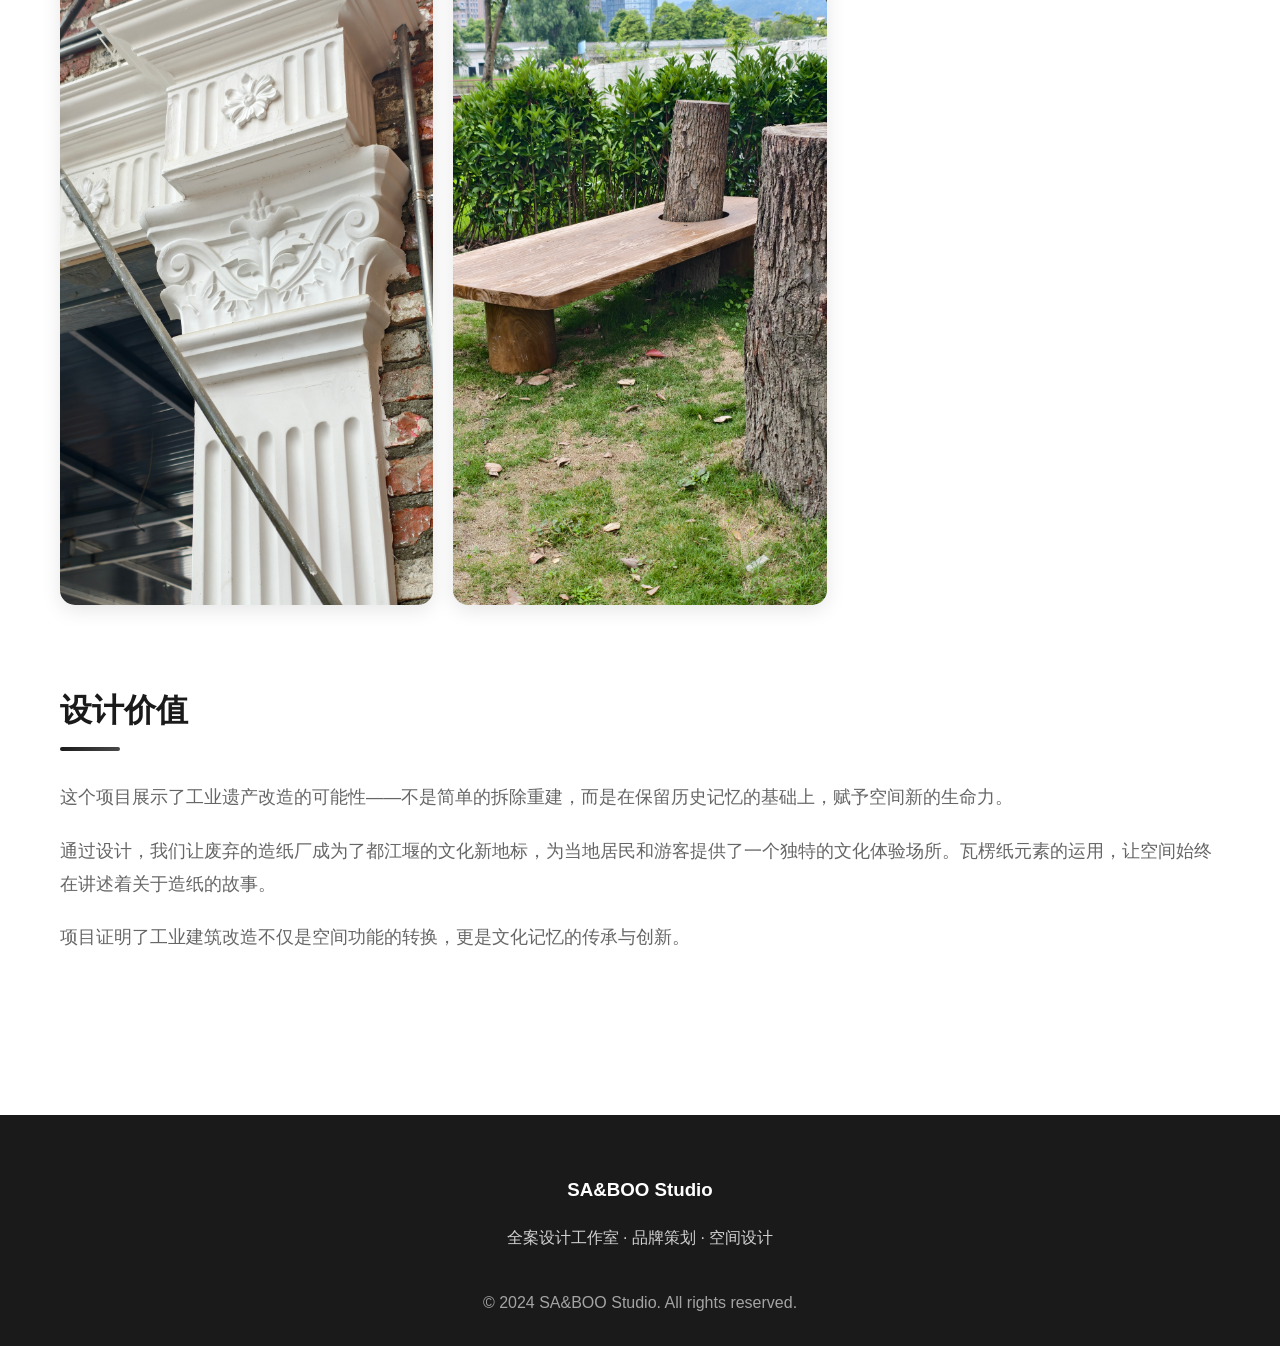
<file: dujiangyan-case.html>
<!DOCTYPE html>
<html lang="zh-CN">
<head>
    <meta charset="UTF-8">
    <meta name="viewport" content="width=device-width, initial-scale=1.0">
    <title>都江堰造纸厂综合体设计 - 项目详情</title>
    <style>
        * {
            margin: 0;
            padding: 0;
            box-sizing: border-box;
        }

        body {
            font-family: -apple-system, BlinkMacSystemFont, "Segoe UI", Roboto, "Helvetica Neue", Arial, sans-serif;
            line-height: 1.6;
            color: #1a1a1a;
            background: #ffffff;
        }

        /* Header */
        .header {
            position: fixed;
            top: 0;
            left: 0;
            right: 0;
            background: rgba(255, 255, 255, 0.95);
            backdrop-filter: blur(10px);
            padding: 20px 40px;
            box-shadow: 0 2px 10px rgba(0,0,0,0.05);
            z-index: 1000;
        }

        .back-btn {
            display: inline-flex;
            align-items: center;
            gap: 8px;
            color: #1a1a1a;
            text-decoration: none;
            font-weight: 500;
            transition: all 0.3s;
        }

        .back-btn:hover {
            gap: 12px;
            color: #4a4a4a;
        }

        /* Hero Section */
        .hero {
            margin-top: 80px;
            height: 60vh;
            background: linear-gradient(135deg, #1a1a1a 0%, #4a4a4a 100%);
            display: flex;
            align-items: center;
            justify-content: center;
            position: relative;
            overflow: hidden;
        }

        .hero::before {
            content: '';
            position: absolute;
            width: 100%;
            height: 100%;
            background-image: url('images/dujiangyan/material-cardboard.jpg');
            background-size: cover;
            background-position: center;
            opacity: 0.15;
        }

        .hero-content {
            text-align: center;
            color: white;
            z-index: 1;
            padding: 0 20px;
        }

        .hero h1 {
            font-size: 3rem;
            margin-bottom: 20px;
            font-weight: 700;
        }

        .hero .subtitle {
            font-size: 1.3rem;
            opacity: 0.95;
            max-width: 800px;
            margin: 0 auto;
        }

        .hero .tags {
            margin-top: 30px;
            display: flex;
            gap: 15px;
            justify-content: center;
            flex-wrap: wrap;
        }

        .hero .tag {
            background: rgba(255, 255, 255, 0.2);
            backdrop-filter: blur(10px);
            padding: 10px 25px;
            border-radius: 25px;
            font-size: 0.95rem;
        }

        /* Container */
        .container {
            max-width: 1200px;
            margin: 0 auto;
            padding: 80px 20px;
        }

        /* Section */
        .section {
            margin-bottom: 80px;
        }

        .section-title {
            font-size: 2rem;
            margin-bottom: 30px;
            color: #1a1a1a;
            position: relative;
            padding-bottom: 15px;
        }

        .section-title::after {
            content: '';
            position: absolute;
            bottom: 0;
            left: 0;
            width: 60px;
            height: 4px;
            background: linear-gradient(135deg, #1a1a1a 0%, #4a4a4a 100%);
            border-radius: 2px;
        }

        /* Overview Grid */
        .overview-grid {
            display: grid;
            grid-template-columns: repeat(auto-fit, minmax(250px, 1fr));
            gap: 30px;
            margin-bottom: 40px;
        }

        .overview-item {
            background: #f8f9fa;
            padding: 30px;
            border-radius: 15px;
            transition: all 0.3s;
        }

        .overview-item:hover {
            transform: translateY(-5px);
            box-shadow: 0 10px 30px rgba(0,0,0,0.1);
        }

        .overview-item h3 {
            color: #1a1a1a;
            font-size: 0.9rem;
            margin-bottom: 10px;
            text-transform: uppercase;
            letter-spacing: 1px;
        }

        .overview-item p {
            font-size: 1.2rem;
            color: #1a1a1a;
            font-weight: 500;
        }

        /* Content */
        .content {
            font-size: 1.1rem;
            line-height: 1.9;
            color: #666666;
            margin-bottom: 40px;
        }

        .content p {
            margin-bottom: 20px;
        }

        .content h3 {
            color: #1a1a1a;
            margin: 40px 0 20px;
            font-size: 1.5rem;
        }

        /* Image Gallery */
        .image-gallery {
            display: grid;
            grid-template-columns: repeat(auto-fit, minmax(300px, 1fr));
            gap: 20px;
            margin-top: 40px;
        }

        .gallery-item {
            border-radius: 15px;
            overflow: hidden;
            box-shadow: 0 5px 20px rgba(0,0,0,0.1);
            transition: all 0.3s;
        }

        .gallery-item:hover {
            transform: translateY(-5px);
            box-shadow: 0 15px 40px rgba(0,0,0,0.15);
        }

        .gallery-item img {
            width: 100%;
            height: 100%;
            object-fit: cover;
            display: block;
        }

        .gallery-item.large {
            grid-column: span 2;
        }

        /* Highlights */
        .highlights {
            display: grid;
            grid-template-columns: repeat(auto-fit, minmax(280px, 1fr));
            gap: 30px;
            margin-top: 40px;
        }

        .highlight-card {
            background: linear-gradient(135deg, #1a1a1a 0%, #4a4a4a 100%);
            padding: 40px;
            border-radius: 15px;
            color: white;
        }

        .highlight-card h3 {
            font-size: 1.3rem;
            margin-bottom: 15px;
        }

        .highlight-card p {
            opacity: 0.95;
            line-height: 1.8;
        }

        /* Footer */
        .footer {
            background: #1a1a1a;
            color: white;
            padding: 60px 20px 30px;
            text-align: center;
        }

        .footer-content {
            max-width: 1200px;
            margin: 0 auto;
        }

        .footer p {
            opacity: 0.8;
            margin-top: 20px;
        }

        @media (max-width: 768px) {
            .hero h1 {
                font-size: 2rem;
            }

            .hero .subtitle {
                font-size: 1rem;
            }

            .section-title {
                font-size: 1.5rem;
            }

            .gallery-item.large {
                grid-column: span 1;
            }
        }
    </style>
</head>
<body>
    <!-- Header -->
    <header class="header">
        <a href="index.html" class="back-btn">← 返回首页</a>
    </header>

    <!-- Hero Section -->
    <section class="hero">
        <div class="hero-content">
            <h1>都江堰造纸厂综合体设计</h1>
            <p class="subtitle">工业遗产的当代重生 · 从造纸厂到文化综合体</p>
            <div class="tags">
                <span class="tag">工业改造</span>
                <span class="tag">文化空间</span>
                <span class="tag">材料创新</span>
                <span class="tag">空间叙事</span>
            </div>
        </div>
    </section>

    <!-- Main Content -->
    <div class="container">
        <!-- Project Overview -->
        <section class="section">
            <h2 class="section-title">项目概况</h2>
            <div class="overview-grid">
                <div class="overview-item">
                    <h3>项目地点</h3>
                    <p>四川·都江堰</p>
                </div>
                <div class="overview-item">
                    <h3>项目类型</h3>
                    <p>工业遗产改造</p>
                </div>
                <div class="overview-item">
                    <h3>功能业态</h3>
                    <p>咖啡·酒吧·文创</p>
                </div>
                <div class="overview-item">
                    <h3>设计团队</h3>
                    <p>SA&BOO Studio</p>
                </div>
            </div>
        </section>

        <!-- Design Concept -->
        <section class="section">
            <h2 class="section-title">设计理念</h2>
            <div class="content">
                <p>都江堰造纸厂综合体设计是一个工业遗产活化项目，我们将废弃的造纸厂改造为集咖啡、酒吧、文创于一体的复合文化空间。</p>
                <p>设计保留了原有建筑的工业记忆，通过瓦楞纸这一核心材料元素，在空间中建立起与造纸厂历史的对话。瓦楞纸不仅是装饰语言，更是空间叙事的载体，连接着过去与现在。</p>
                <p>项目包含PAPERMONKEY、COFFEE、BAOJIAN、tumbleweed等多个功能分区，每个区域都有独特的空间氛围，同时又保持整体设计语言的统一性。</p>
            </div>

            <div class="highlights">
                <div class="highlight-card">
                    <h3>工业记忆保留</h3>
                    <p>保留原有建筑结构与工业元素，让历史痕迹成为空间的一部分</p>
                </div>
                <div class="highlight-card">
                    <h3>材料语言创新</h3>
                    <p>瓦楞纸元素贯穿空间，既是装饰也是叙事，呼应造纸厂的历史身份</p>
                </div>
                <div class="highlight-card">
                    <h3>复合功能整合</h3>
                    <p>咖啡、酒吧、文创多业态融合，打造全时段文化体验场所</p>
                </div>
            </div>
        </section>

        <!-- Design Concept Image -->
        <section class="section">
            <h2 class="section-title">设计需求提炼</h2>
            <div class="image-gallery">
                <div class="gallery-item large">
                    <img src="images/dujiangyan/design-concept.png" alt="设计需求提炼">
                </div>
            </div>
        </section>

        <!-- Floor Plans -->
        <section class="section">
            <h2 class="section-title">空间规划</h2>
            <div class="image-gallery">
                <div class="gallery-item">
                    <img src="images/dujiangyan/floor-plan-1.jpg" alt="一层平面图">
                </div>
                <div class="gallery-item">
                    <img src="images/dujiangyan/floor-plan-2.jpg" alt="二层平面图">
                </div>
            </div>
        </section>

        <!-- Material Analysis -->
        <section class="section">
            <h2 class="section-title">材料分析</h2>
            <div class="image-gallery">
                <div class="gallery-item">
                    <img src="images/dujiangyan/material-cardboard.jpg" alt="瓦楞纸材料">
                </div>
                <div class="gallery-item">
                    <img src="images/dujiangyan/facade-analysis.jpg" alt="立面分析">
                </div>
            </div>
        </section>

        <!-- Site Photos -->
        <section class="section">
            <h2 class="section-title">实景呈现</h2>
            <div class="image-gallery">
                <div class="gallery-item">
                    <img src="images/dujiangyan/photo-115242.jpg" alt="空间实景1">
                </div>
                <div class="gallery-item">
                    <img src="images/dujiangyan/photo-115608.jpg" alt="空间实景2">
                </div>
                <div class="gallery-item">
                    <img src="images/dujiangyan/photo-125827.jpg" alt="空间实景3">
                </div>
                <div class="gallery-item">
                    <img src="images/dujiangyan/photo-130055.jpg" alt="空间实景4">
                </div>
                <div class="gallery-item">
                    <img src="images/dujiangyan/photo-141208.jpg" alt="空间实景5">
                </div>
                <div class="gallery-item">
                    <img src="images/dujiangyan/photo-141328.jpg" alt="空间实景6">
                </div>
                <div class="gallery-item">
                    <img src="images/dujiangyan/photo-141449.jpg" alt="空间实景7">
                </div>
                <div class="gallery-item">
                    <img src="images/dujiangyan/photo-142041.jpg" alt="空间实景8">
                </div>
            </div>
        </section>

        <!-- Design Impact -->
        <section class="section">
            <h2 class="section-title">设计价值</h2>
            <div class="content">
                <p>这个项目展示了工业遗产改造的可能性——不是简单的拆除重建，而是在保留历史记忆的基础上，赋予空间新的生命力。</p>
                <p>通过设计，我们让废弃的造纸厂成为了都江堰的文化新地标，为当地居民和游客提供了一个独特的文化体验场所。瓦楞纸元素的运用，让空间始终在讲述着关于造纸的故事。</p>
                <p>项目证明了工业建筑改造不仅是空间功能的转换，更是文化记忆的传承与创新。</p>
            </div>
        </section>
    </div>

    <!-- Footer -->
    <footer class="footer">
        <div class="footer-content">
            <h3>SA&BOO Studio</h3>
            <p>全案设计工作室 · 品牌策划 · 空间设计</p>
            <p style="margin-top: 40px; opacity: 0.6;">© 2024 SA&BOO Studio. All rights reserved.</p>
        </div>
    </footer>
</body>
</html>
</file>
